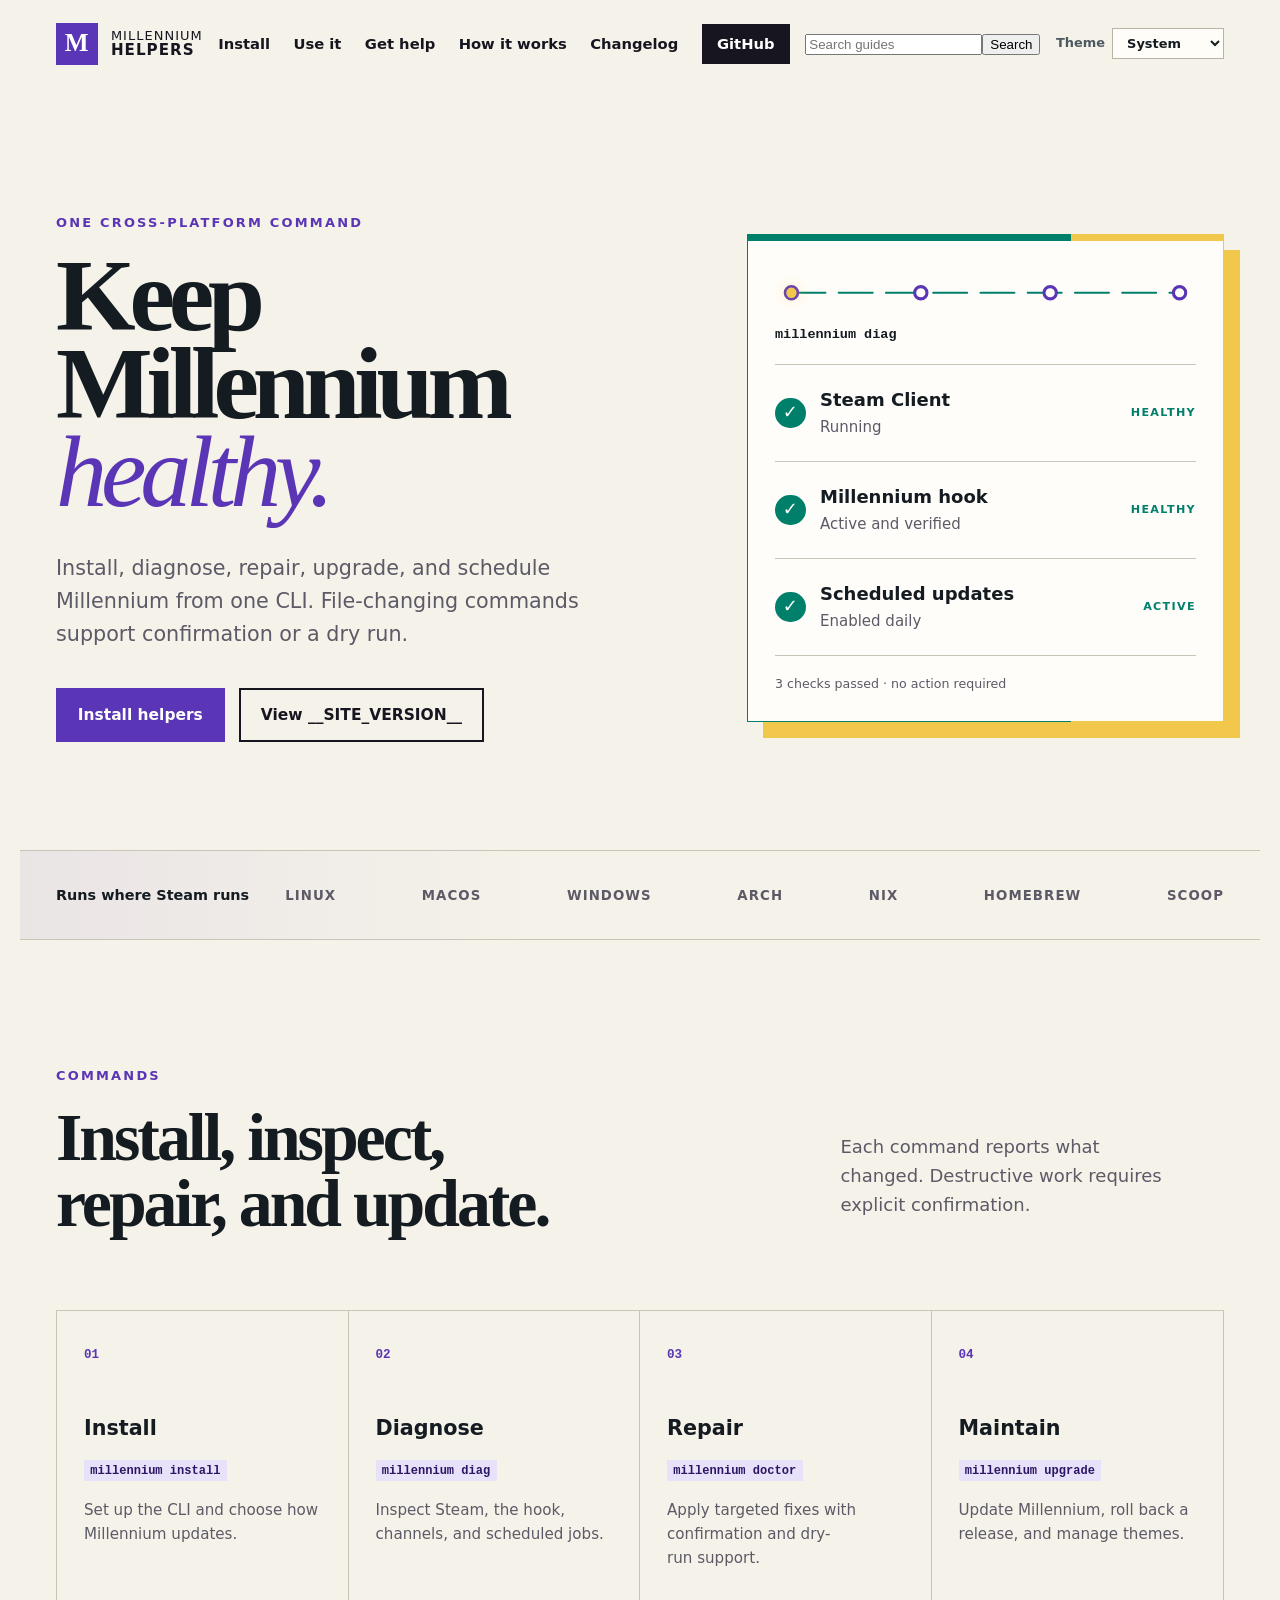
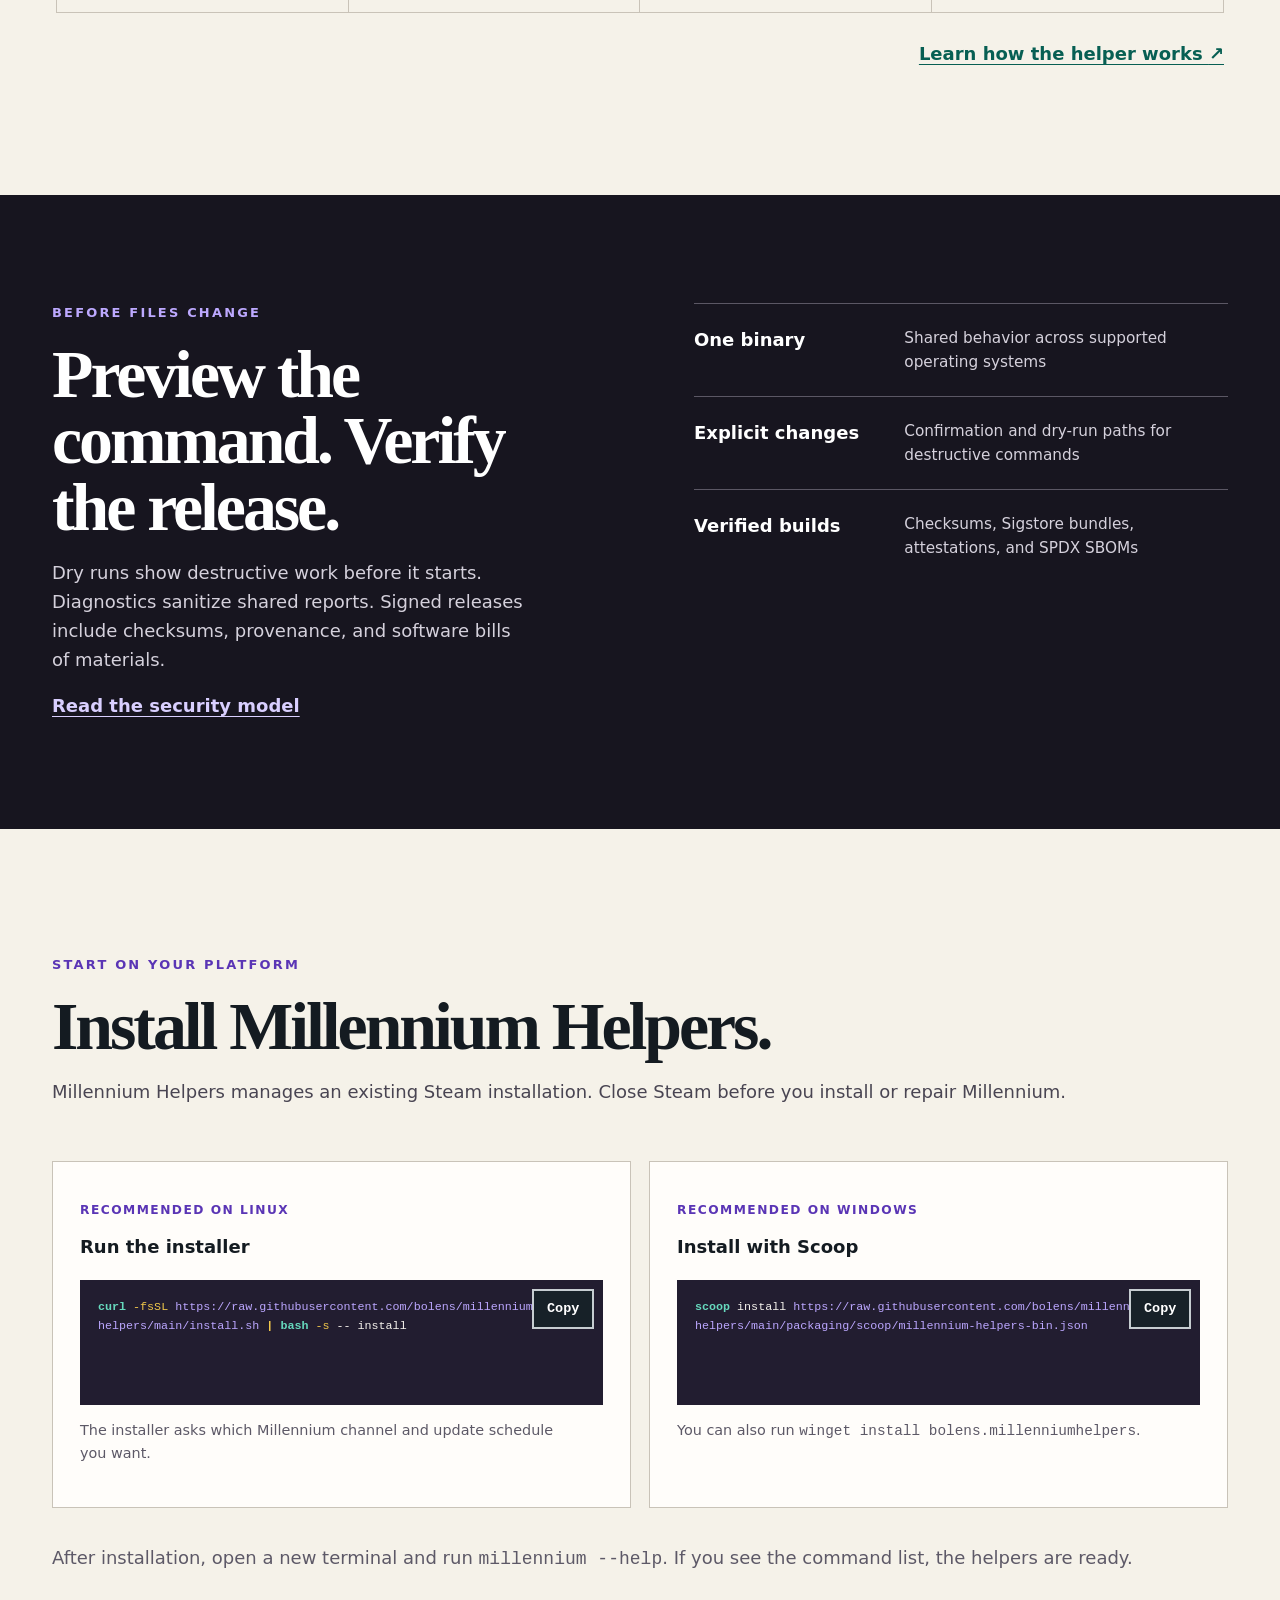
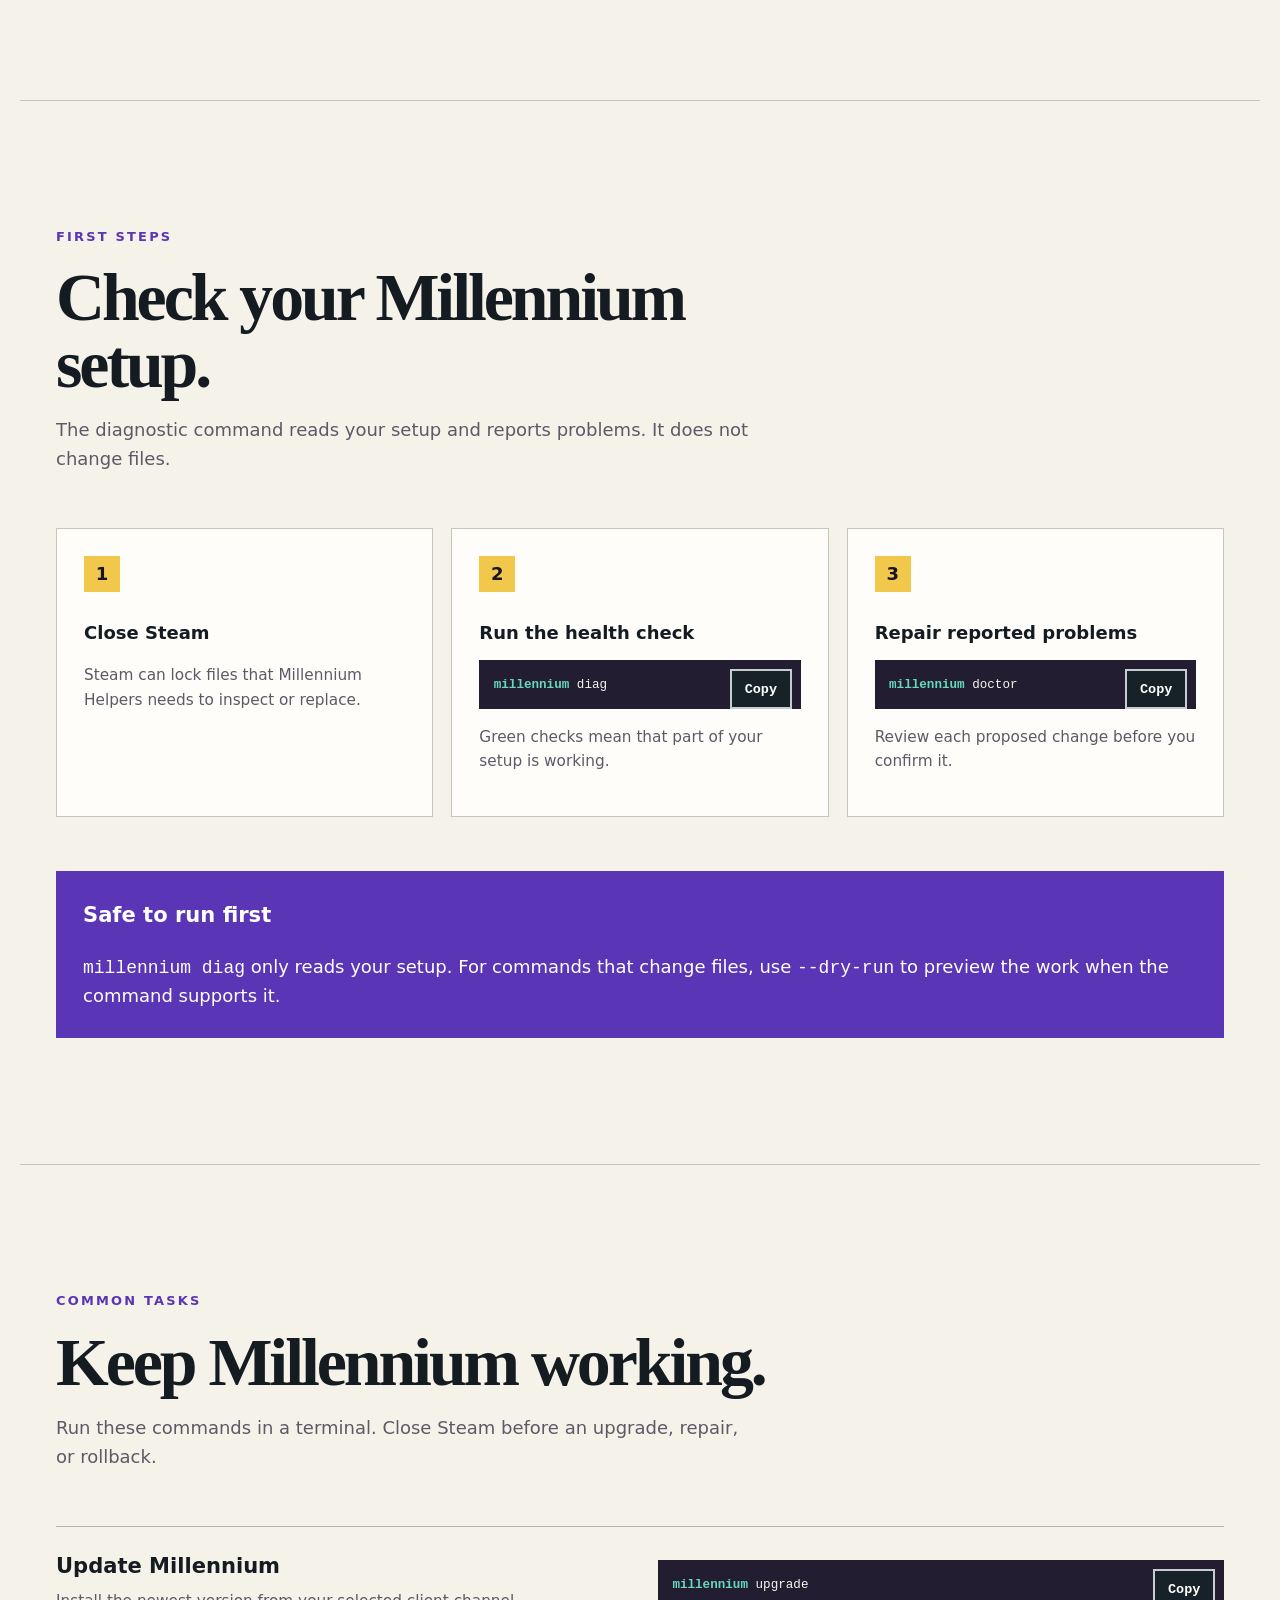
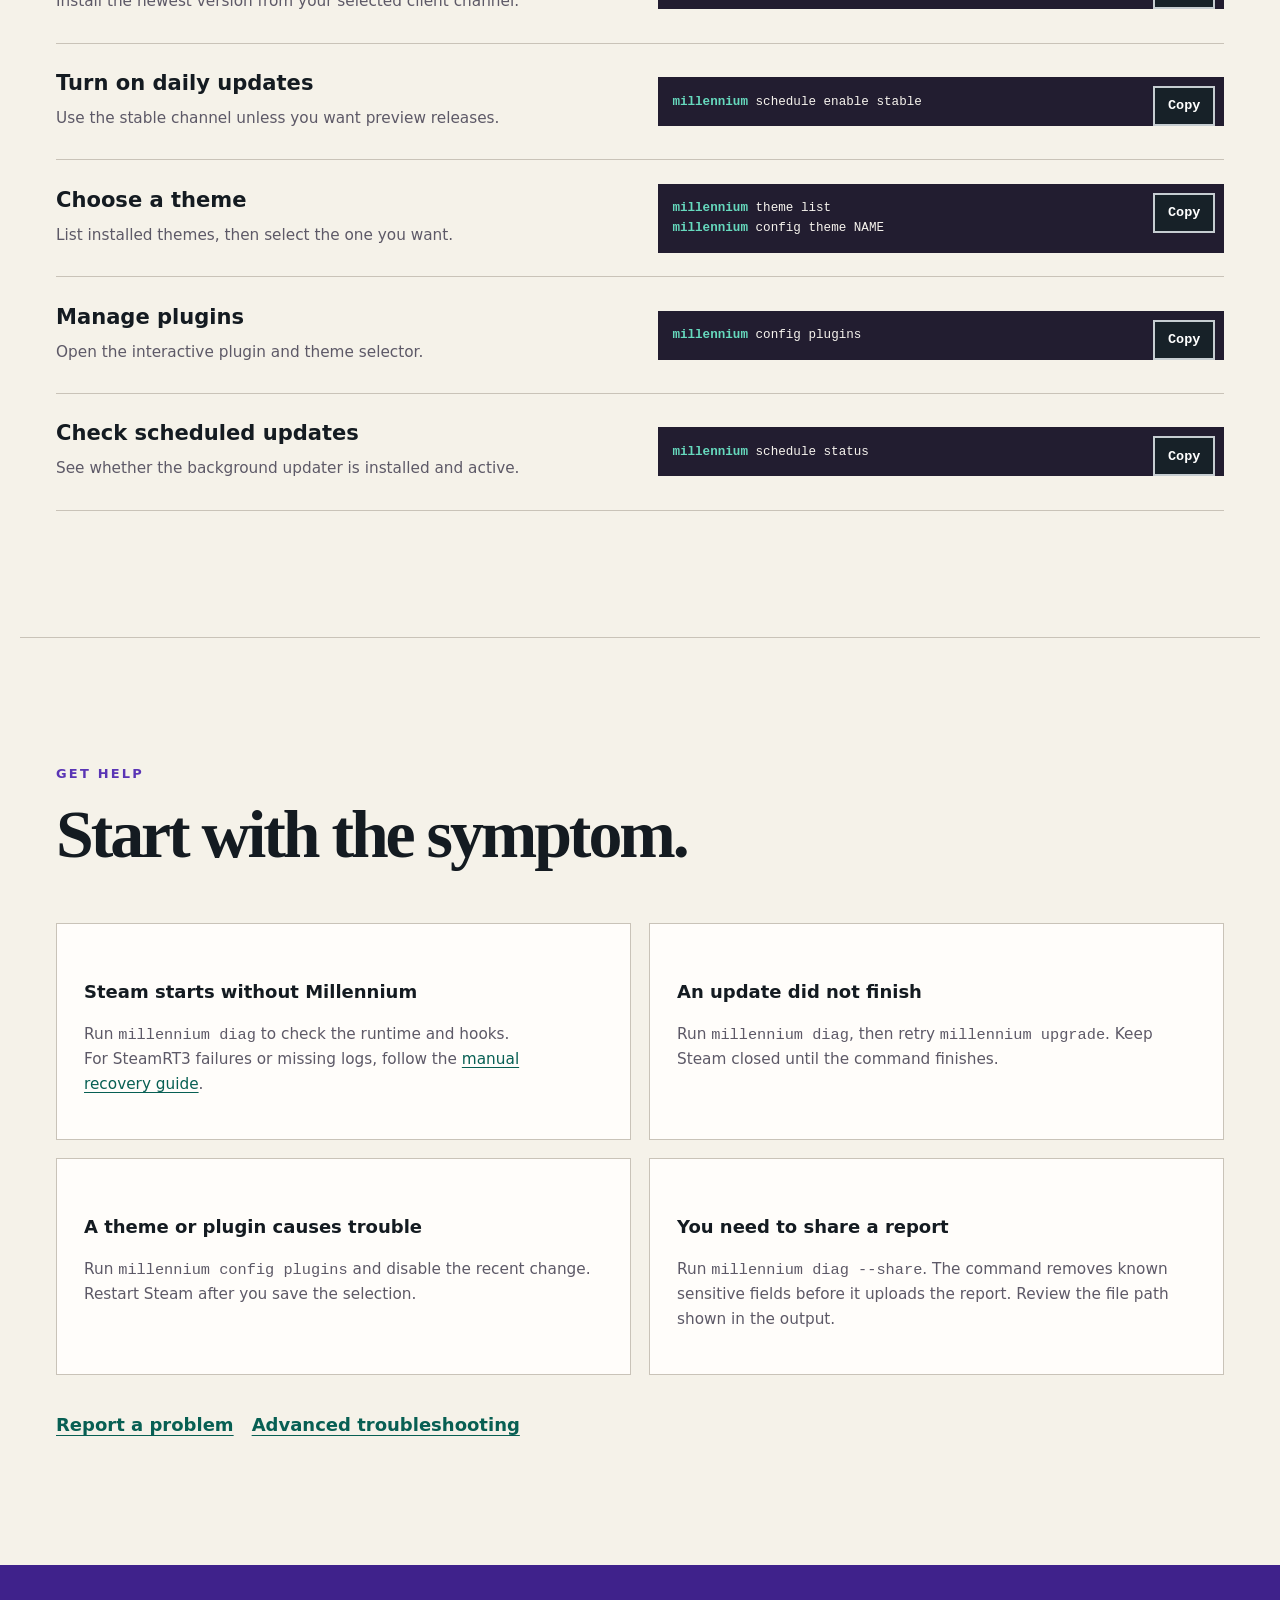
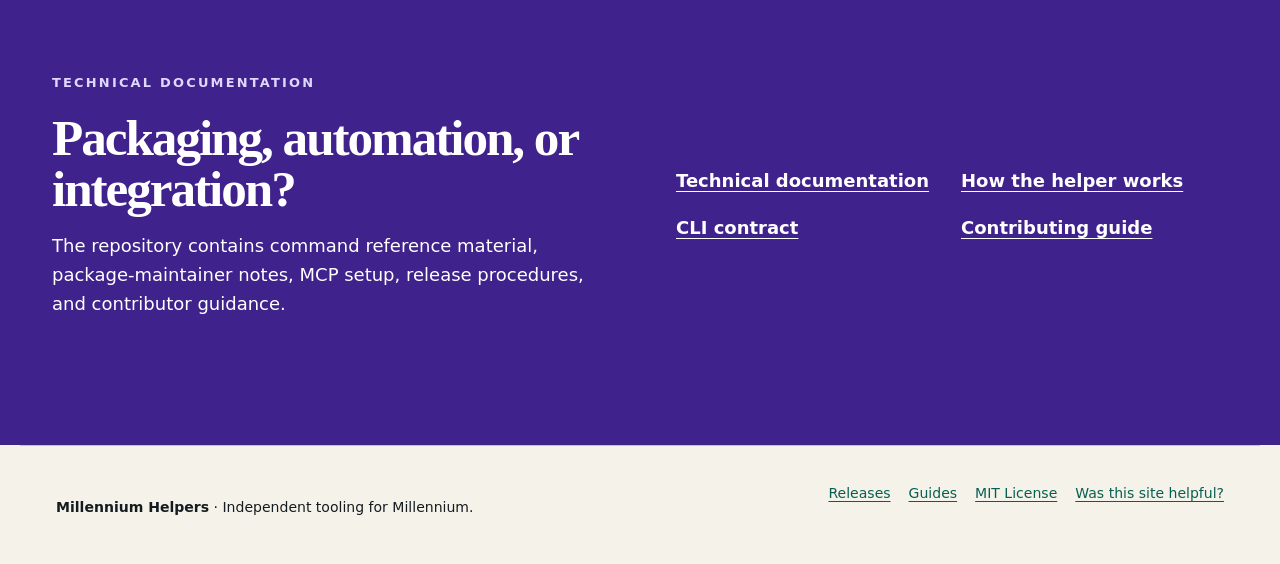
<file: site/index.html>
<!doctype html>
<html lang="en" data-color-mode-storage="millennium-site-color-mode">
<head>
  <meta charset="utf-8">
  <meta name="viewport" content="width=device-width, initial-scale=1">
  <meta name="description" content="Millennium Helpers installs, repairs, updates, and diagnoses Millennium on Linux, macOS, and Windows.">
  <link rel="canonical" href="https://bolens.github.io/millennium-helpers/">
  <meta property="og:type" content="website">
  <meta property="og:url" content="https://bolens.github.io/millennium-helpers/">
  <meta property="og:site_name" content="Millennium Helpers">
  <meta property="og:title" content="Millennium Helpers: keep Millennium healthy">
  <meta property="og:description" content="Install, diagnose, repair, and update Millennium with plain-language guidance.">
  <meta property="og:image" content="https://bolens.github.io/millennium-helpers/assets/social-card.png">
  <meta property="og:image:width" content="1200">
  <meta property="og:image:height" content="630">
  <meta property="og:image:alt" content="Millennium Helpers diagnostic showing a healthy Steam setup">
  <meta name="twitter:card" content="summary_large_image">
  <meta name="twitter:title" content="Millennium Helpers: keep Millennium healthy">
  <meta name="twitter:description" content="Install, diagnose, repair, and update Millennium with plain-language guidance.">
  <meta name="twitter:image" content="https://bolens.github.io/millennium-helpers/assets/social-card.png">
  <meta name="twitter:image:alt" content="Millennium Helpers diagnostic showing a healthy Steam setup">
  <meta name="theme-color" content="#17151f">
  <title>Millennium Helpers: keep Millennium healthy</title>
  <link rel="stylesheet" href="styles.css">
  <link rel="stylesheet" href="assets/syntax-highlight.css">
  <link rel="stylesheet" href="guide.css">
  <link rel="stylesheet" href="accessibility.css">
  <script src="assets/theme.js"></script>
<link rel="stylesheet" href="assets/site.css">
<link rel="stylesheet" href="assets/theme-modes.css">
<link rel="stylesheet" href="assets/motion.css">
  <style>@media(max-width:480px){.site-header{flex-wrap:wrap;gap:1rem}.header-search{order:3;width:100%;min-width:0}.header-search input{flex:1;min-width:0;width:auto}}@media(orientation:landscape) and (max-height:560px){.hero{min-height:auto;padding-block:1.25rem;gap:1.5rem}.hero h1{font-size:clamp(2.75rem,7vw,3.5rem)}.intro{margin-block:.65rem;line-height:1.45}.status-card{align-self:start;padding:1rem}.status-card>div{padding:.65rem 0}}</style>
  <link rel="icon" href="assets/favicon.png" type="image/png">
  <link rel="apple-touch-icon" href="assets/apple-touch-icon.png">
  <link rel="manifest" href="site.webmanifest">
  <script src="assets/site.js" defer></script>
  <script src="assets/syntax-highlight.js" defer></script>
</head>
<body data-root="">
  <a class="skip-link" href="#main">Skip to content</a>
  <header class="site-header">
    <a class="brand" href="./"><span class="brand-mark" aria-hidden="true">M</span><span>Millennium<br><b>Helpers</b></span></a>
    <nav aria-label="Primary navigation"><a href="install/">Install</a><a href="guide/">Use it</a><a href="help/">Get help</a><a href="architecture/">How it works</a><a href="changelog/">Changelog</a><a class="github" href="https://github.com/bolens/millennium-helpers">GitHub</a></nav>
    <form class="header-search" action="search/" role="search"><label class="sr-only" for="home-search">Search the guides</label><input id="home-search" name="q" type="search" placeholder="Search guides"><button type="submit">Search</button></form>
  </header>

  <main id="main">
    <section class="hero" id="top" aria-labelledby="hero-title">
      <div class="hero-copy">
        <p class="kicker">One cross-platform command</p>
        <h1 id="hero-title">Keep Millennium <em>healthy.</em></h1>
        <p class="intro">Install, diagnose, repair, upgrade, and schedule Millennium from one CLI. File-changing commands support confirmation or a dry run.</p>
        <div class="actions"><a class="button primary" href="install/">Install helpers</a><a class="button ghost" href="https://github.com/bolens/millennium-helpers/releases/latest">View __SITE_VERSION__</a></div>
      </div>
      <div class="status-card" aria-label="Example Millennium diagnostic results">
        <svg class="health-signal" viewBox="0 0 410 44" aria-hidden="true">
          <path class="health-track" d="M16 22H394" pathLength="1"/>
          <circle cx="16" cy="22" r="6"/><circle cx="142" cy="22" r="6"/><circle cx="268" cy="22" r="6"/><circle cx="394" cy="22" r="6"/>
          <circle class="health-pulse" cx="16" cy="22" r="5"/>
        </svg>
        <p class="card-label">millennium diag</p>
        <div><span class="check" aria-hidden="true">✓</span><p><b>Steam Client</b><small>Running</small></p><strong>healthy</strong></div>
        <div><span class="check" aria-hidden="true">✓</span><p><b>Millennium hook</b><small>Active and verified</small></p><strong>healthy</strong></div>
        <div><span class="check" aria-hidden="true">✓</span><p><b>Scheduled updates</b><small>Enabled daily</small></p><strong>active</strong></div>
        <p class="card-foot">3 checks passed <span>·</span> no action required</p>
      </div>
    </section>

    <section class="platforms" aria-label="Supported platforms and package managers"><p>Runs where Steam runs</p><ul><li>Linux</li><li>macOS</li><li>Windows</li><li>Arch</li><li>Nix</li><li>Homebrew</li><li>Scoop</li></ul></section>

    <section class="section" id="capabilities" aria-labelledby="capabilities-title">
      <header class="section-head"><div><p class="kicker">Commands</p><h2 id="capabilities-title">Install, inspect, repair, and update.</h2></div><p>Each command reports what changed. Destructive work requires explicit confirmation.</p></header>
      <div class="command-grid">
        <article><span>01</span><h3>Install</h3><code>millennium install</code><p>Set up the CLI and choose how Millennium updates.</p></article>
        <article><span>02</span><h3>Diagnose</h3><code>millennium diag</code><p>Inspect Steam, the hook, channels, and scheduled jobs.</p></article>
        <article><span>03</span><h3>Repair</h3><code>millennium doctor</code><p>Apply targeted fixes with confirmation and dry-run support.</p></article>
        <article><span>04</span><h3>Maintain</h3><code>millennium upgrade</code><p>Update Millennium, roll back a release, and manage themes.</p></article>
      </div>
      <a class="architecture" href="architecture/">Learn how the helper works <span aria-hidden="true">↗</span></a>
    </section>

    <section class="safety" aria-labelledby="safety-title">
      <div class="safety-copy"><p class="kicker">Before files change</p><h2 id="safety-title">Preview the command. Verify the release.</h2><p>Dry runs show destructive work before it starts. Diagnostics sanitize shared reports. Signed releases include checksums, provenance, and software bills of materials.</p><a href="https://github.com/bolens/millennium-helpers/blob/main/SECURITY.md">Read the security model</a></div>
      <dl><div><dt>One binary</dt><dd>Shared behavior across supported operating systems</dd></div><div><dt>Explicit changes</dt><dd>Confirmation and dry-run paths for destructive commands</dd></div><div><dt>Verified builds</dt><dd>Checksums, Sigstore bundles, attestations, and SPDX SBOMs</dd></div></dl>
    </section>

    <section class="install" id="install" aria-labelledby="install-title">
      <div><p class="kicker">Start on your platform</p><h2 id="install-title">Install Millennium Helpers.</h2><p>Millennium Helpers manages an existing Steam installation. Close Steam before you install or repair Millennium.</p></div>
      <div class="install-options">
        <article><p class="choice-label">Recommended on Linux</p><h3>Run the installer</h3><pre tabindex="0" aria-label="Linux install command"><code>curl -fsSL https://raw.githubusercontent.com/bolens/millennium-helpers/main/install.sh | bash -s -- install</code></pre><p>The installer asks which Millennium channel and update schedule you want.</p></article>
        <article><p class="choice-label">Recommended on Windows</p><h3>Install with Scoop</h3><pre tabindex="0" aria-label="Windows Scoop install command"><code>scoop install https://raw.githubusercontent.com/bolens/millennium-helpers/main/packaging/scoop/millennium-helpers-bin.json</code></pre><p>You can also run <code>winget install bolens.millenniumhelpers</code>.</p></article>
      </div>
      <p class="install-note">After installation, open a new terminal and run <code>millennium --help</code>. If you see the command list, the helpers are ready.</p>
    </section>

    <section class="guide-section" id="first-run" aria-labelledby="first-run-title">
      <header class="guide-heading"><p class="kicker">First steps</p><h2 id="first-run-title">Check your Millennium setup.</h2><p>The diagnostic command reads your setup and reports problems. It does not change files.</p></header>
      <div class="steps">
        <article><span>1</span><h3>Close Steam</h3><p>Steam can lock files that Millennium Helpers needs to inspect or replace.</p></article>
        <article><span>2</span><h3>Run the health check</h3><pre tabindex="0"><code>millennium diag</code></pre><p>Green checks mean that part of your setup is working.</p></article>
        <article><span>3</span><h3>Repair reported problems</h3><pre tabindex="0"><code>millennium doctor</code></pre><p>Review each proposed change before you confirm it.</p></article>
      </div>
      <aside class="plain-note"><h3>Safe to run first</h3><p><code>millennium diag</code> only reads your setup. For commands that change files, use <code>--dry-run</code> to preview the work when the command supports it.</p></aside>
    </section>

    <section class="guide-section tasks" id="tasks" aria-labelledby="tasks-title">
      <header class="guide-heading"><p class="kicker">Common tasks</p><h2 id="tasks-title">Keep Millennium working.</h2><p>Run these commands in a terminal. Close Steam before an upgrade, repair, or rollback.</p></header>
      <div class="task-list">
        <article><div><h3>Update Millennium</h3><p>Install the newest version from your selected client channel.</p></div><pre tabindex="0"><code>millennium upgrade</code></pre></article>
        <article><div><h3>Turn on daily updates</h3><p>Use the stable channel unless you want preview releases.</p></div><pre tabindex="0"><code>millennium schedule enable stable</code></pre></article>
        <article><div><h3>Choose a theme</h3><p>List installed themes, then select the one you want.</p></div><pre tabindex="0"><code>millennium theme list
millennium config theme NAME</code></pre></article>
        <article><div><h3>Manage plugins</h3><p>Open the interactive plugin and theme selector.</p></div><pre tabindex="0"><code>millennium config plugins</code></pre></article>
        <article><div><h3>Check scheduled updates</h3><p>See whether the background updater is installed and active.</p></div><pre tabindex="0"><code>millennium schedule status</code></pre></article>
      </div>
    </section>

    <section class="guide-section help" id="help" aria-labelledby="help-title">
      <header class="guide-heading"><p class="kicker">Get help</p><h2 id="help-title">Start with the symptom.</h2></header>
      <div class="help-grid">
        <article><h3>Steam starts without Millennium</h3><p>Run <code>millennium diag</code> to check the runtime and hooks. For SteamRT3 failures or missing logs, follow the <a href="https://github.com/bolens/millennium-helpers/blob/main/docs/security_troubleshooting.md#recovery-without-millennium-helpers">manual recovery guide</a>.</p></article>
        <article><h3>An update did not finish</h3><p>Run <code>millennium diag</code>, then retry <code>millennium upgrade</code>. Keep Steam closed until the command finishes.</p></article>
        <article><h3>A theme or plugin causes trouble</h3><p>Run <code>millennium config plugins</code> and disable the recent change. Restart Steam after you save the selection.</p></article>
        <article><h3>You need to share a report</h3><p>Run <code>millennium diag --share</code>. The command removes known sensitive fields before it uploads the report. Review the file path shown in the output.</p></article>
      </div>
      <div class="support-links"><a href="https://github.com/bolens/millennium-helpers/issues/new/choose">Report a problem</a><a href="https://github.com/bolens/millennium-helpers/blob/main/docs/security_troubleshooting.md">Advanced troubleshooting</a></div>
    </section>

    <section class="technical" aria-labelledby="technical-title">
      <div><p class="kicker">Technical documentation</p><h2 id="technical-title">Packaging, automation, or integration?</h2><p>The repository contains command reference material, package-maintainer notes, MCP setup, release procedures, and contributor guidance.</p></div>
      <ul><li><a href="https://github.com/bolens/millennium-helpers/tree/main/docs">Technical documentation</a></li><li><a href="architecture/">How the helper works</a></li><li><a href="https://github.com/bolens/millennium-helpers/blob/main/spec/cli-contract.yaml">CLI contract</a></li><li><a href="https://github.com/bolens/millennium-helpers/blob/main/CONTRIBUTING.md">Contributing guide</a></li></ul>
    </section>
  </main>

  <footer><p><strong>Millennium Helpers</strong> · Independent tooling for Millennium.</p><nav aria-label="Footer navigation"><a href="https://github.com/bolens/millennium-helpers/releases">Releases</a><a href="https://github.com/bolens/millennium-helpers/tree/main/docs">Guides</a><a href="https://github.com/bolens/millennium-helpers/blob/main/LICENSE">MIT License</a><a href="https://github.com/bolens/millennium-helpers/issues/new?title=Pages%20feedback%3A%20&amp;body=Page%3A%20%0A%0AWhat%20would%20make%20this%20page%20more%20helpful%3F%0A">Was this site helpful?</a></nav></footer>
</body>
</html>
</file>
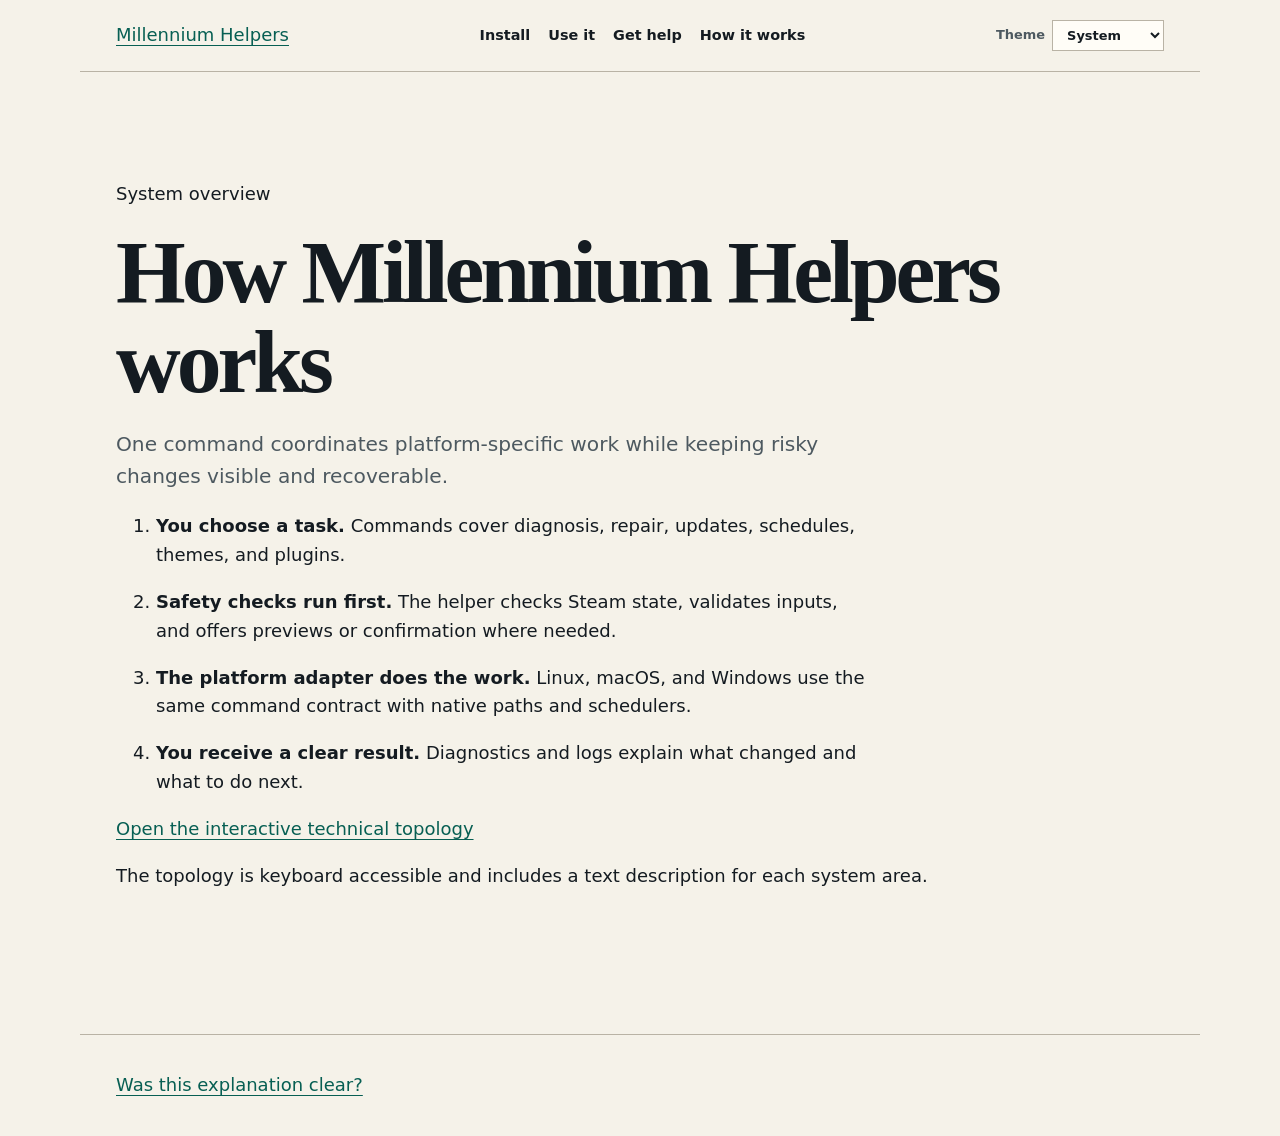
<file: site/architecture/index.html>
<!doctype html><html lang="en" data-color-mode-storage="millennium-site-color-mode"><head><meta charset="utf-8"><meta name="viewport" content="width=device-width,initial-scale=1"><meta name="description" content="A plain-language introduction to how Millennium Helpers works."><meta property="og:title" content="How Millennium Helpers works"><meta property="og:description" content="Understand the command, safety, platform, and release layers before opening the technical map."><meta property="og:image" content="https://bolens.github.io/millennium-helpers/assets/og.png"><title>How it works | Millennium Helpers</title><link rel="icon" href="../assets/favicon.png"><script src="../assets/theme.js"></script>
<link rel="stylesheet" href="../assets/site.css">
<link rel="stylesheet" href="../assets/theme-modes.css"><link rel="stylesheet" href="../assets/millennium.css"><script src="../assets/site.js" defer></script></head><body data-root="../"><a class="skip-link" href="#main">Skip to content</a><header class="docs-header"><a href="../">Millennium Helpers</a><nav aria-label="Primary"><a href="../install/">Install</a><a href="../guide/">Use it</a><a href="../help/">Get help</a><a aria-current="page" href="./">How it works</a></nav></header><main id="main" class="docs-main"><p class="eyebrow">System overview</p><h1>How Millennium Helpers works</h1><p class="lede">One command coordinates platform-specific work while keeping risky changes visible and recoverable.</p><ol class="architecture-steps"><li><strong>You choose a task.</strong> Commands cover diagnosis, repair, updates, schedules, themes, and plugins.</li><li><strong>Safety checks run first.</strong> The helper checks Steam state, validates inputs, and offers previews or confirmation where needed.</li><li><strong>The platform adapter does the work.</strong> Linux, macOS, and Windows use the same command contract with native paths and schedulers.</li><li><strong>You receive a clear result.</strong> Diagnostics and logs explain what changed and what to do next.</li></ol><p><a class="button" href="../docs/architecture/millennium-helpers.html">Open the interactive technical topology</a></p><p>The topology is keyboard accessible and includes a text description for each system area.</p></main><footer><a href="https://github.com/bolens/millennium-helpers/issues/new?title=Pages%20feedback%3A%20Architecture&amp;body=What%20was%20unclear%3F%20">Was this explanation clear?</a></footer></body></html>
</file>
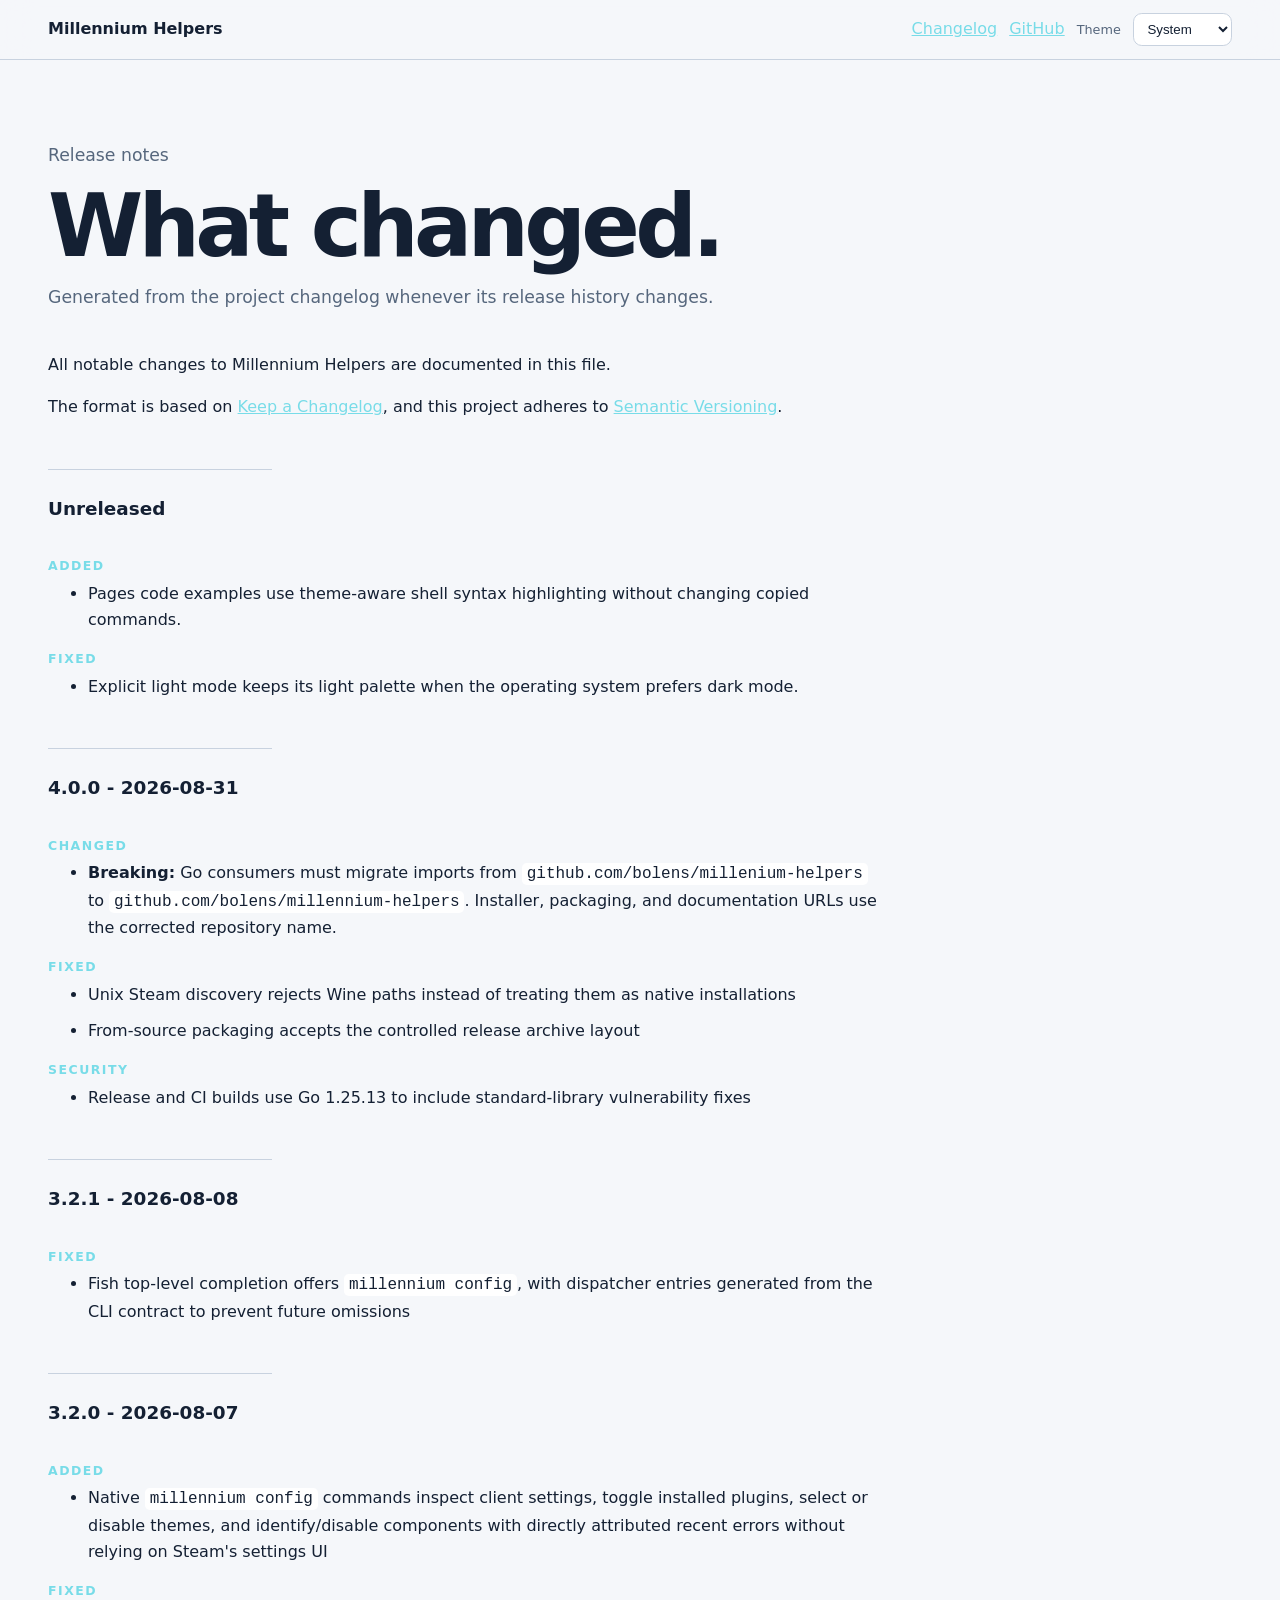
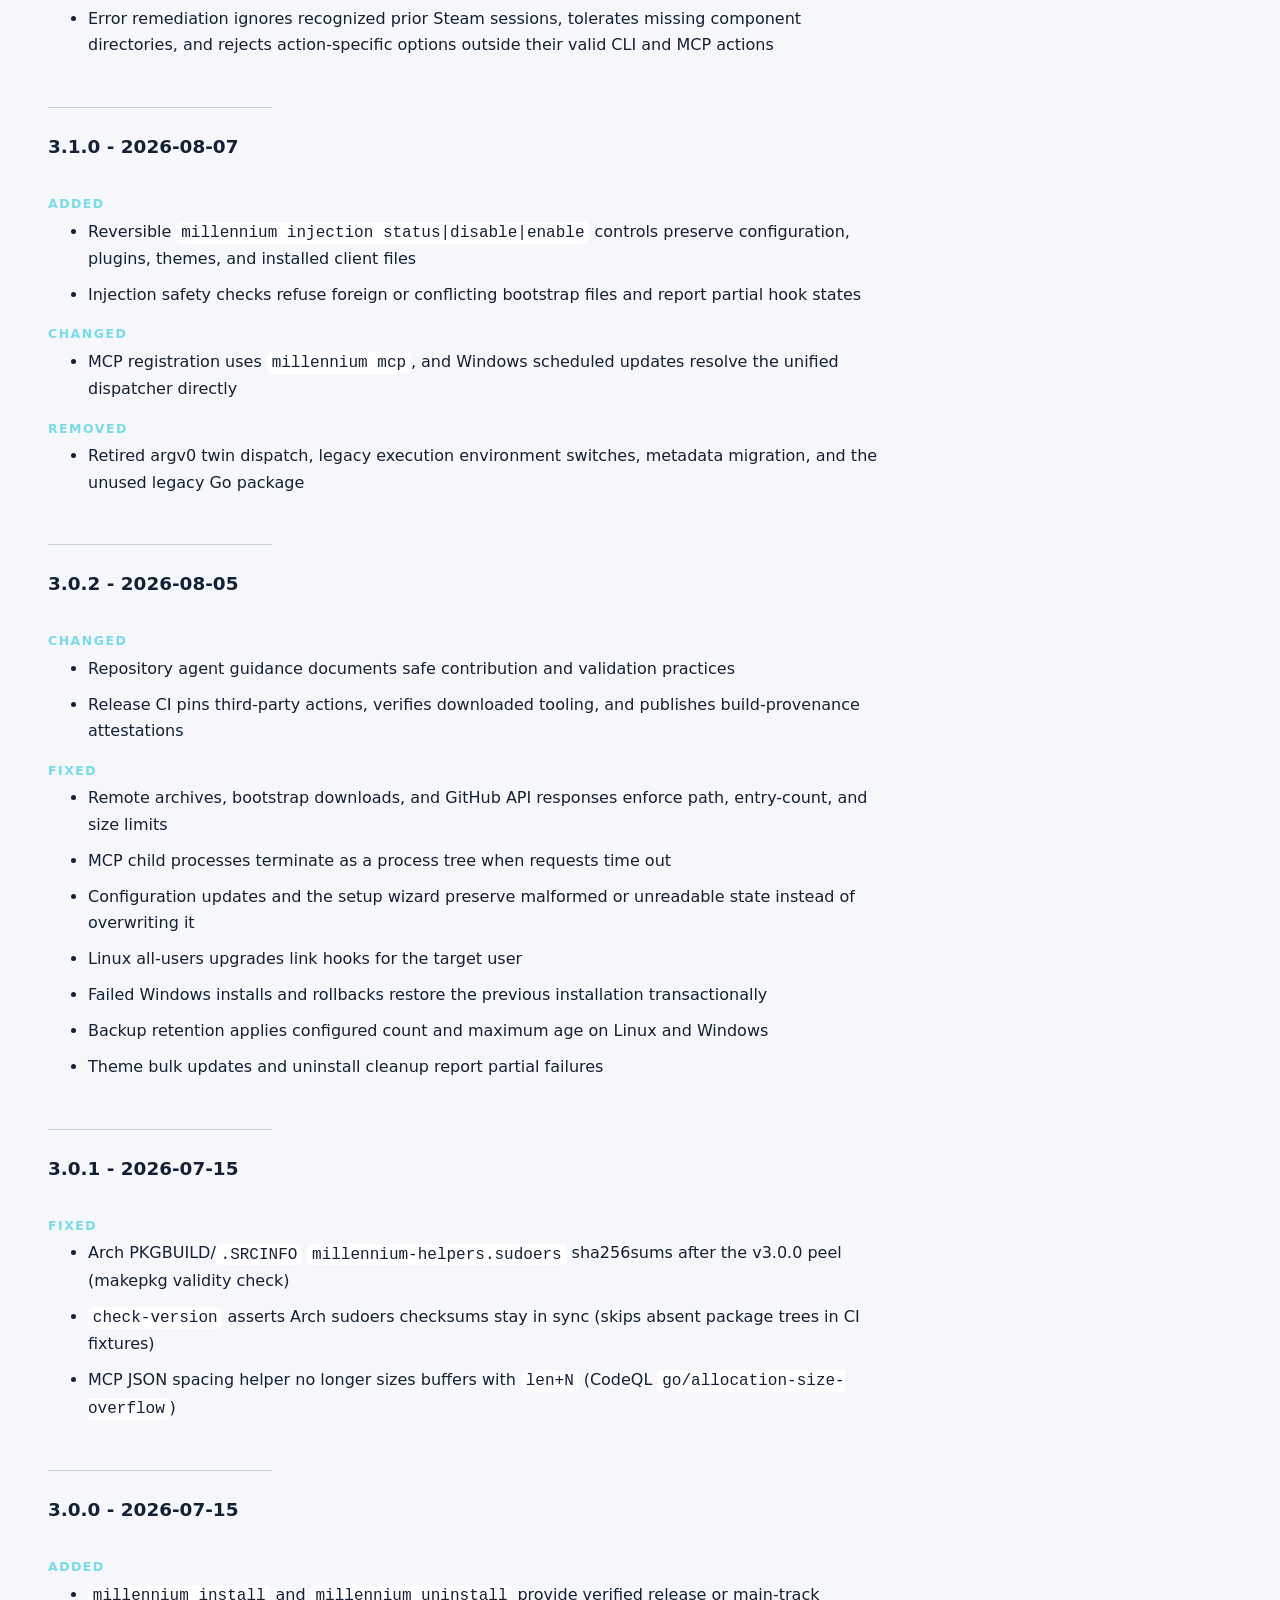
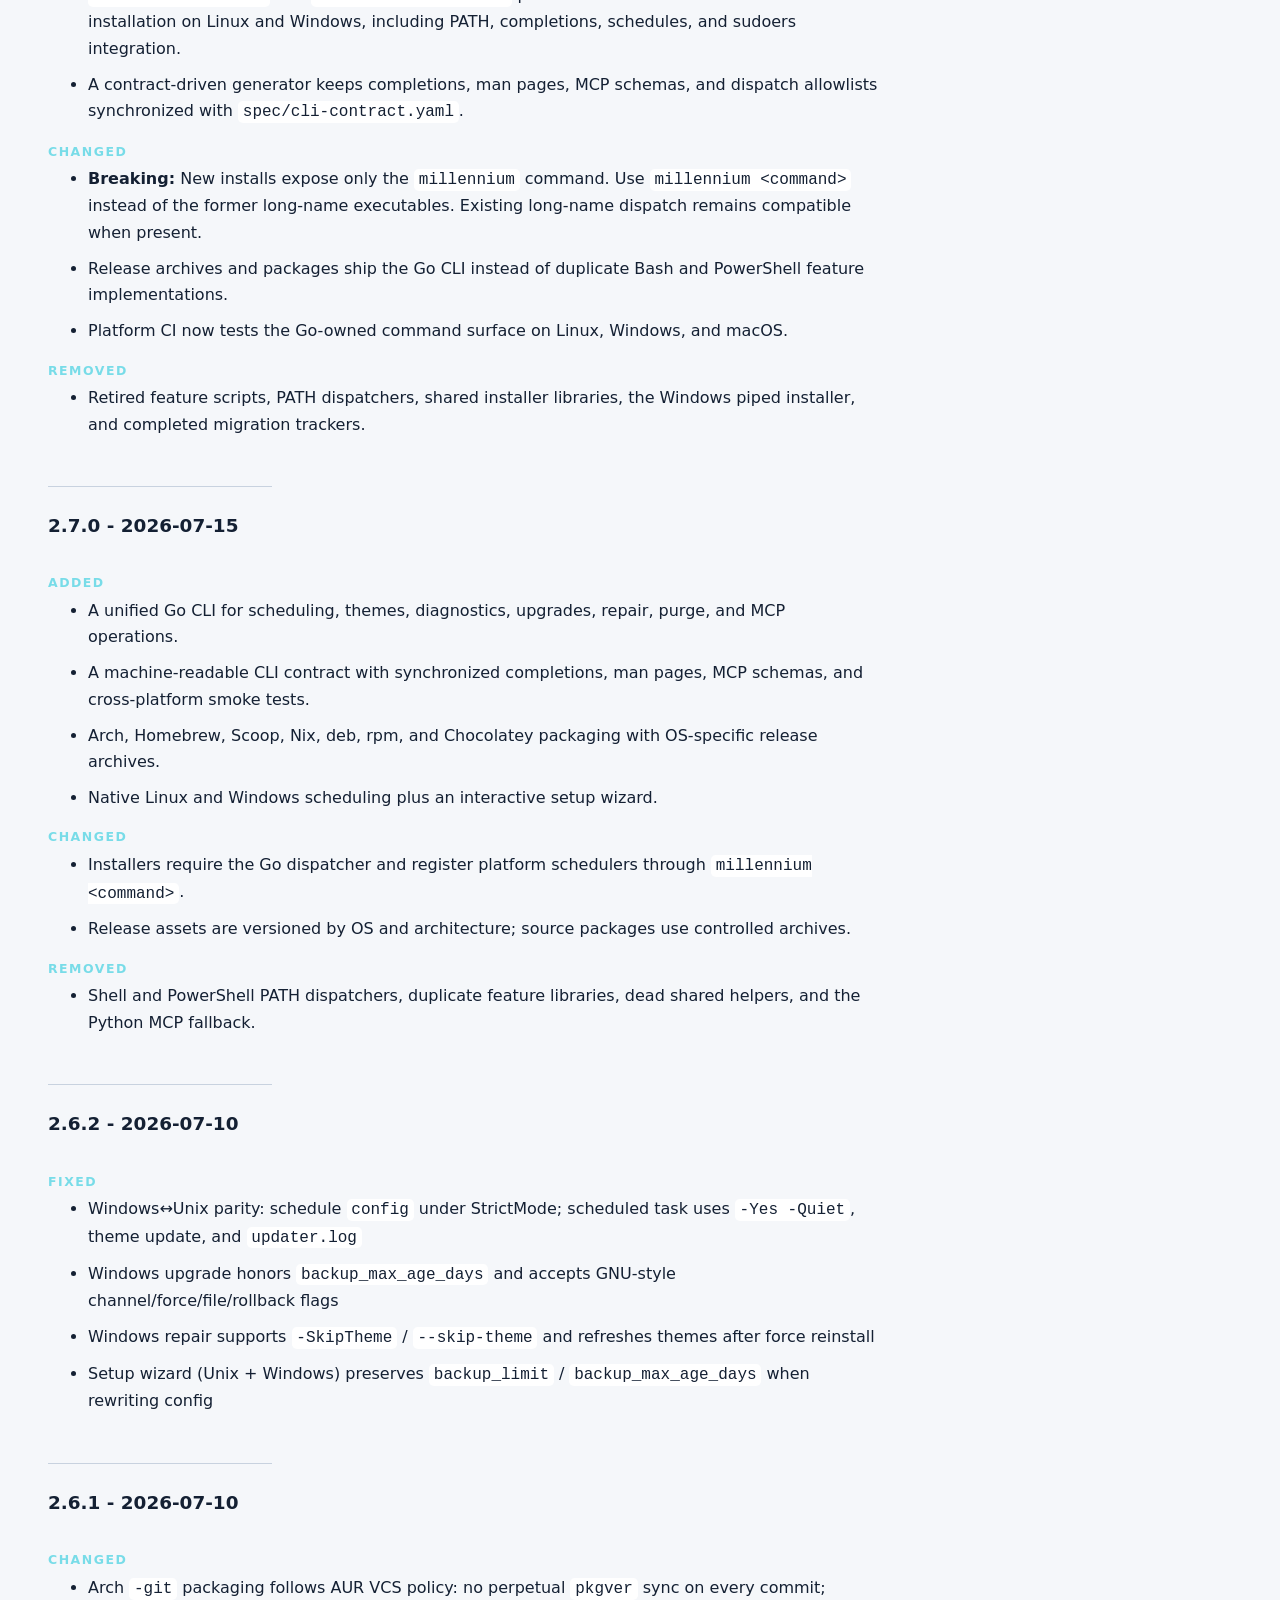
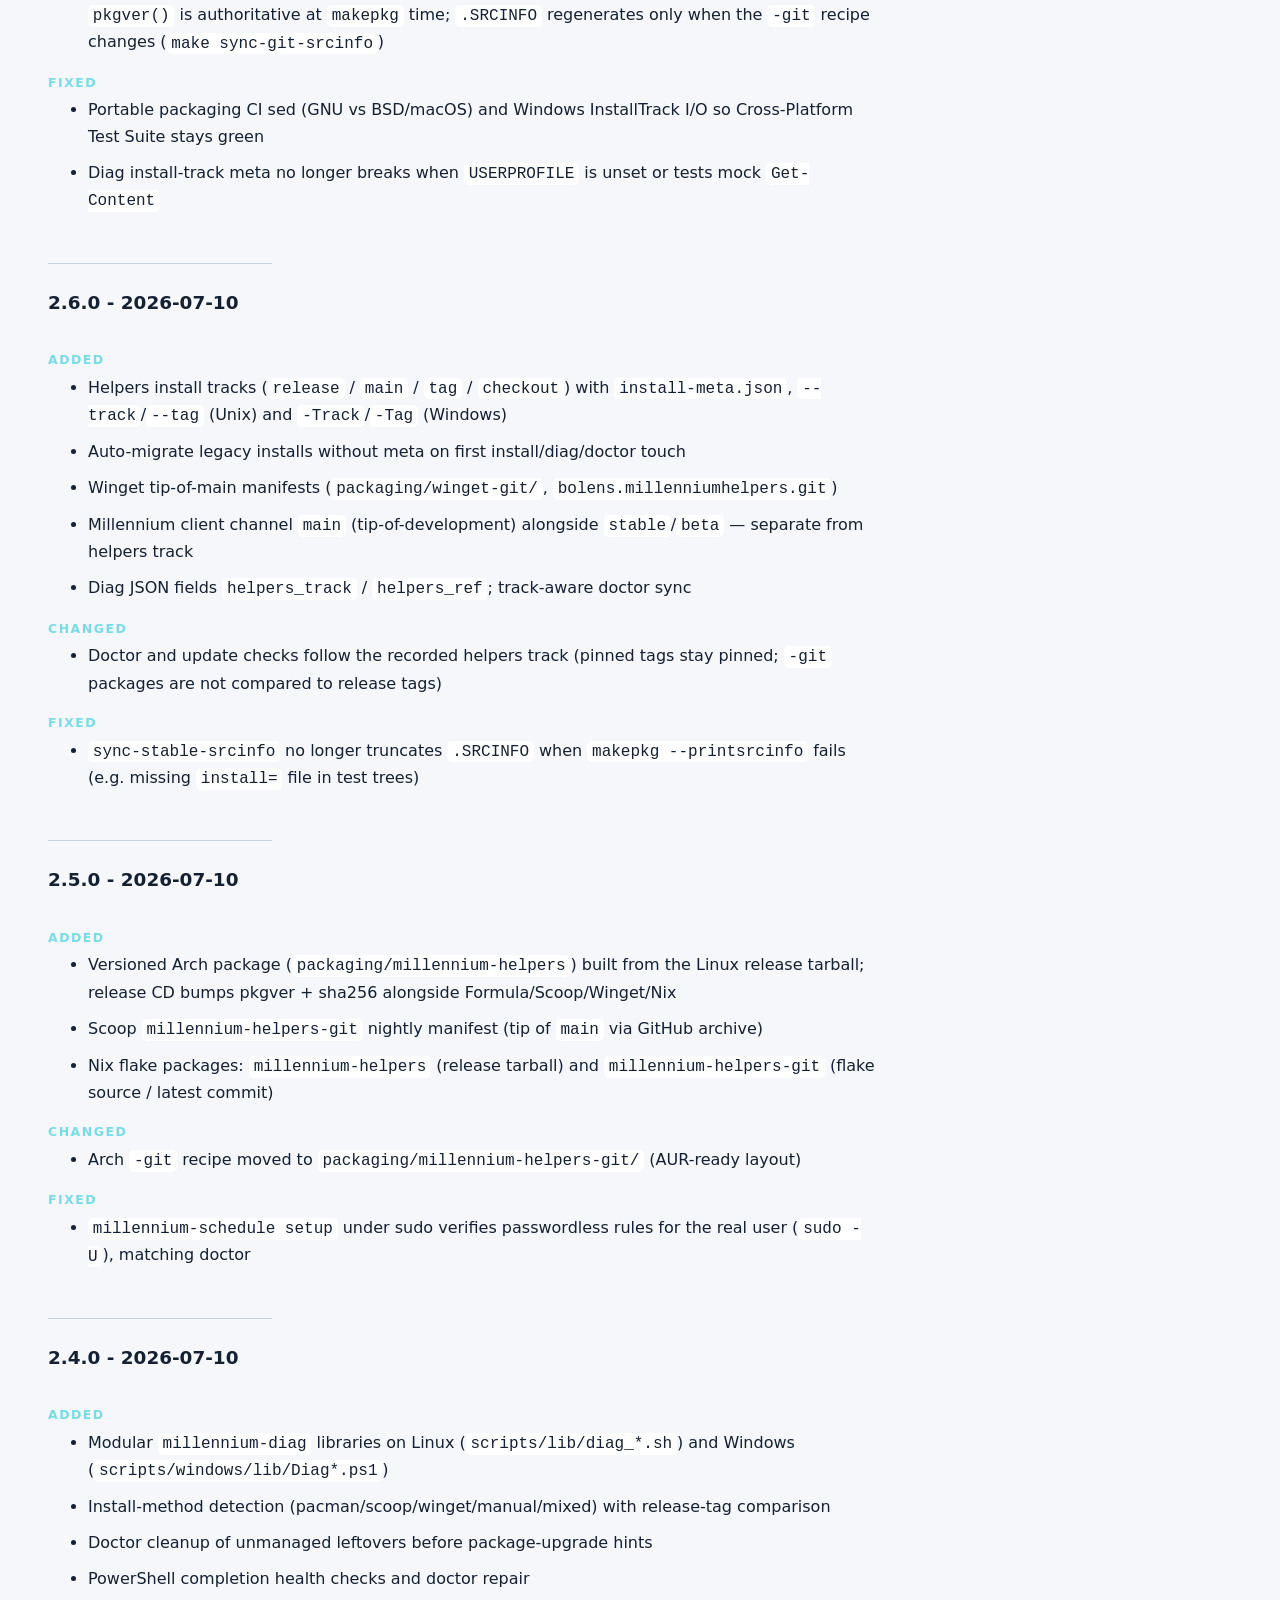
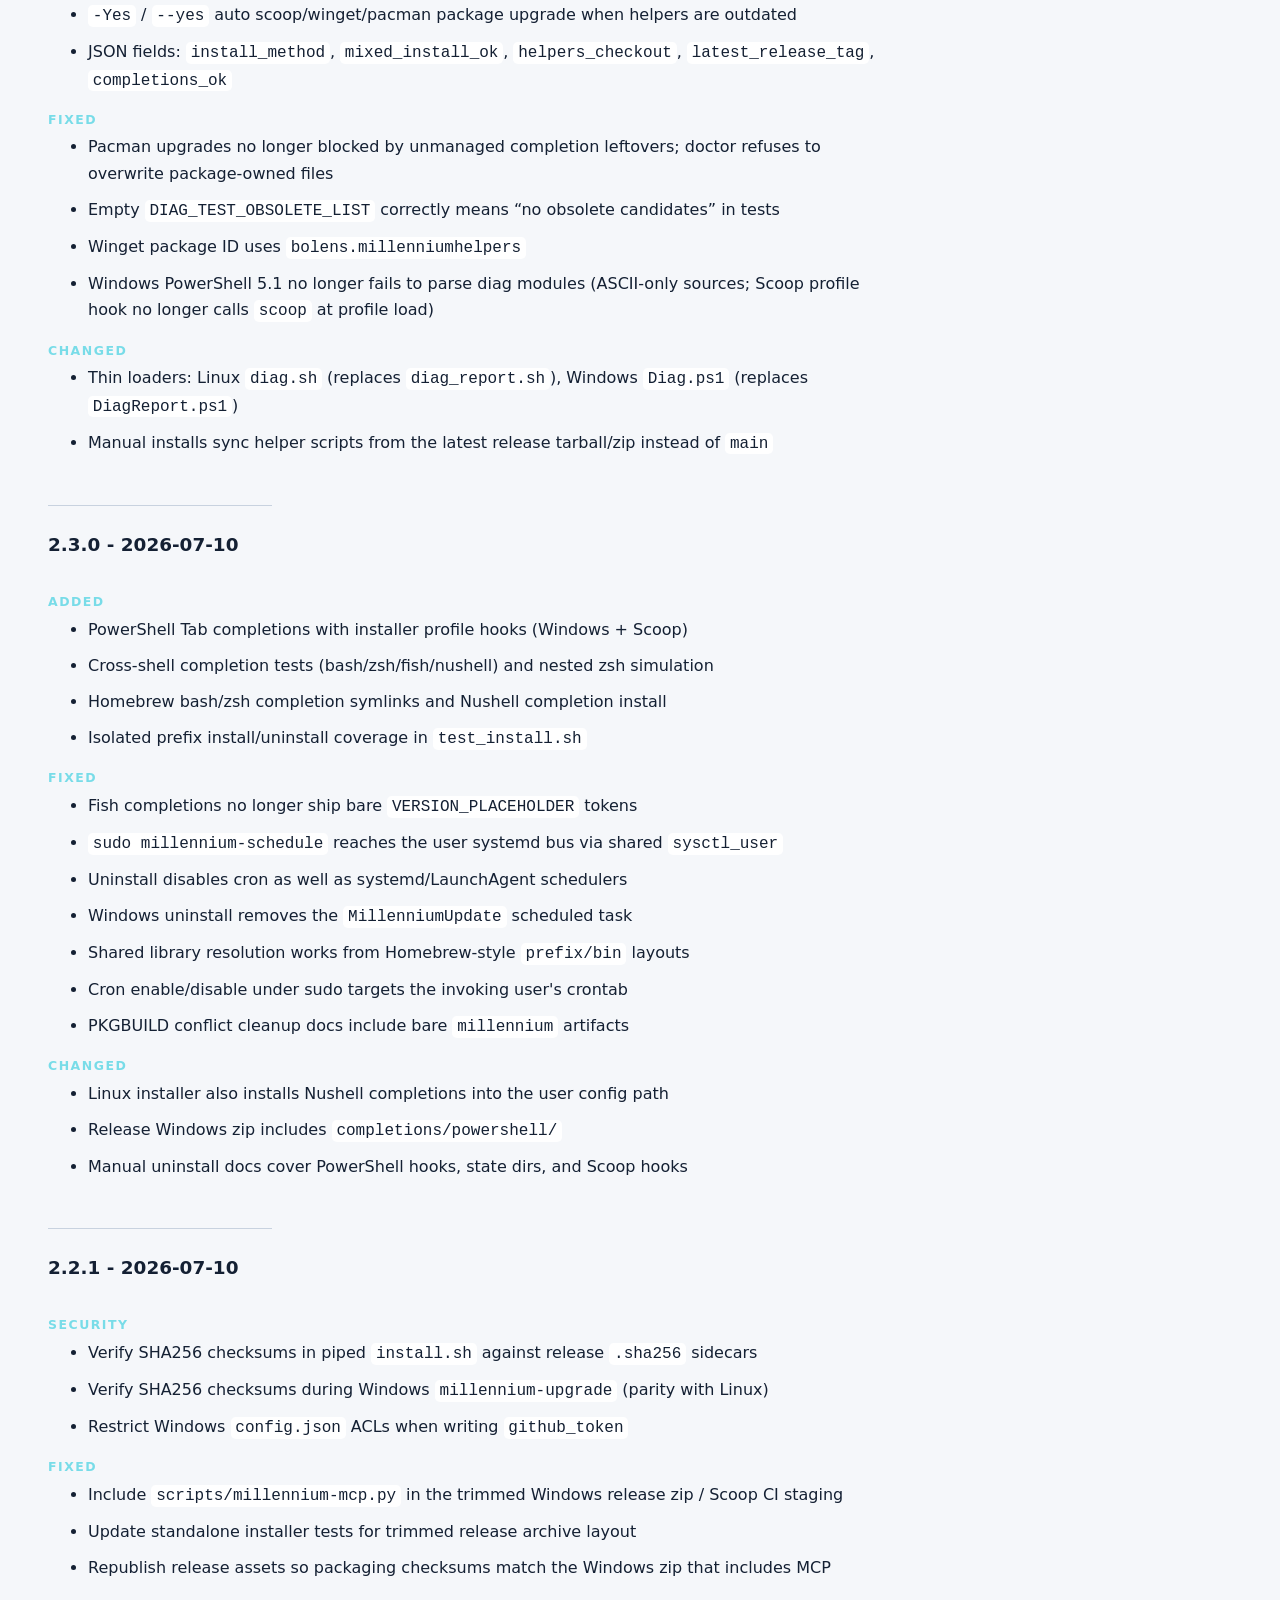
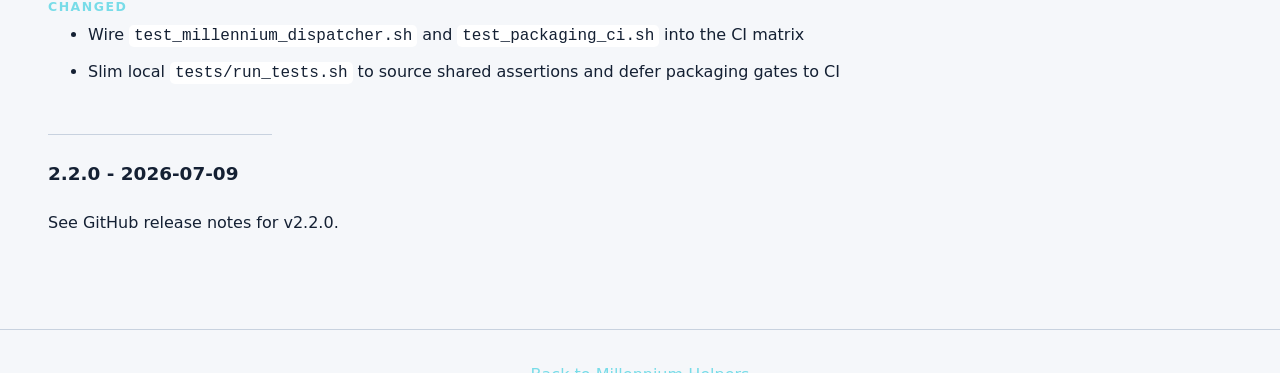
<file: site/changelog/index.html>
<!doctype html><html lang="en" data-changelog-mode="system" data-color-mode-storage="millennium-helpers-changelog-mode"><head><meta charset="utf-8"><meta name="viewport" content="width=device-width,initial-scale=1"><meta name="color-scheme" content="dark light"><meta name="theme-color" content="#09111d"><title>Changelog · Millennium Helpers</title><meta name="description" content="Release history for Millennium Helpers."><link rel="canonical" href="https://bolens.github.io/millennium-helpers/changelog/"><meta property="og:type" content="website"><meta property="og:title" content="Changelog · Millennium Helpers"><meta property="og:description" content="Release history for Millennium Helpers."><meta property="og:url" content="https://bolens.github.io/millennium-helpers/changelog/"><meta property="og:site_name" content="Millennium Helpers"><meta property="og:image" content="https://bolens.github.io/millennium-helpers/assets/social-card.png"><meta property="og:image:width" content="1200"><meta property="og:image:height" content="630"><meta property="og:image:alt" content="Millennium Helpers release history"><meta name="twitter:card" content="summary_large_image"><meta name="twitter:title" content="Changelog · Millennium Helpers"><meta name="twitter:description" content="Release history for Millennium Helpers."><meta name="twitter:image" content="https://bolens.github.io/millennium-helpers/assets/social-card.png"><meta name="twitter:image:alt" content="Millennium Helpers release history"><link rel="icon" href="../assets/favicon.png"><script src="../assets/site.js" defer></script><script>(()=>{const r=document.documentElement,k='millennium-helpers-changelog-mode',q=s=>typeof matchMedia==='function'?matchMedia(s):{matches:false},l=q('(prefers-color-scheme: light)'),d=q('(prefers-color-scheme: dark)');let m;try{m=localStorage.getItem(k)}catch{}if(!['system','time','light','dark'].includes(m))m='system';const x=()=>m==='time'?(new Date().getHours()>=7&&new Date().getHours()<19?'light':'dark'):m==='light'||m==='dark'?m:l.matches?'light':d.matches?'dark':'dark';const apply=()=>{r.dataset.changelogMode=m;r.dataset.changelogScheme=x()};apply();addEventListener('DOMContentLoaded',()=>{const s=document.querySelector('[data-mode]');s.value=m;s.addEventListener('change',()=>{m=s.value;try{localStorage.setItem(k,m)}catch{}apply()})});l.addEventListener?.('change',apply);d.addEventListener?.('change',apply);setInterval(()=>{if(m==='time')apply()},60000)})()</script><style>
:root{--accent:#78dce8;--bg:#09111d;--panel:#111d2d;--ink:#edf5ff;--muted:#9fb0c5;--line:#2a3c53;color-scheme:dark}[data-changelog-scheme=light]{--bg:#f5f7fa;--panel:#fff;--ink:#142033;--muted:#56677d;--line:#c8d2df;color-scheme:light}*{box-sizing:border-box}body{margin:0;background:var(--bg);color:var(--ink);font:16px/1.65 ui-sans-serif,system-ui,sans-serif}a{color:var(--accent)}header{position:sticky;top:0;z-index:2;display:flex;align-items:center;justify-content:space-between;gap:1rem;padding:.8rem max(1rem,calc((100vw - 74rem)/2));border-bottom:1px solid var(--line);background:color-mix(in srgb,var(--bg) 90%,transparent);backdrop-filter:blur(16px)}header>a{font-weight:800;text-decoration:none;color:var(--ink)}nav,label{display:flex;align-items:center;gap:.75rem}label{color:var(--muted);font-size:.8rem}select{max-width:9rem;padding:.45rem .6rem;border:1px solid var(--line);border-radius:.55rem;background:var(--panel);color:var(--ink)}main{width:min(74rem,calc(100% - 2rem));margin:auto;padding:clamp(2rem,6vw,5rem) 0}.intro{max-width:46rem;margin-bottom:2.5rem}h1{font-size:clamp(2.4rem,7vw,5.4rem);line-height:.95;letter-spacing:-.055em;margin:.2rem 0 1rem}.intro p{color:var(--muted);font-size:1.08rem}h2{display:inline-block;min-width:14rem;margin:2rem 2rem 1rem 0;padding-top:1.5rem;border-top:1px solid var(--line);font-size:1.15rem}h3{margin:1rem 0 .25rem;color:var(--accent);font-size:.78rem;text-transform:uppercase;letter-spacing:.12em}p,ul{max-width:52rem;overflow-wrap:anywhere;margin:.25rem 0 1rem}li+li{margin-top:.6rem}code{padding:.12rem .3rem;border-radius:.3rem;background:var(--panel)}footer{padding:2rem;text-align:center;color:var(--muted);border-top:1px solid var(--line)}@media(max-width:700px){header{align-items:flex-start;flex-wrap:wrap}nav{flex-wrap:wrap}label span{position:absolute;width:1px;height:1px;overflow:hidden}}
</style></head><body><header><a href="../">Millennium Helpers</a><nav><a aria-current="page" href="./">Changelog</a><a href="https://github.com/bolens/millennium-helpers">GitHub</a><label><span>Theme</span><select data-mode aria-label="Color theme"><option value="system">System</option><option value="time">Day cycle</option><option value="light">Light</option><option value="dark">Dark</option></select></label></nav></header><main><div class="intro"><p>Release notes</p><h1>What changed.</h1><p>Generated from the project changelog whenever its release history changes.</p></div><p>All notable changes to Millennium Helpers are documented in this file.</p>
<p>The format is based on <a href="https://keepachangelog.com/en/1.1.0/">Keep a Changelog</a>, and this project adheres to <a href="https://semver.org/spec/v2.0.0.html">Semantic Versioning</a>.</p>
<h2 id="unreleased">Unreleased</h2>
<h3>Added</h3>
<ul>
<li>Pages code examples use theme-aware shell syntax highlighting without changing copied commands.</li>
</ul>
<h3>Fixed</h3>
<ul>
<li>Explicit light mode keeps its light palette when the operating system prefers dark mode.</li>
</ul>
<h2 id="4-0-0-2026-08-31">4.0.0 - 2026-08-31</h2>
<h3>Changed</h3>
<ul>
<li><strong>Breaking:</strong> Go consumers must migrate imports from <code>github.com/bolens/millenium-helpers</code> to <code>github.com/bolens/millennium-helpers</code>. Installer, packaging, and documentation URLs use the corrected repository name.</li>
</ul>
<h3>Fixed</h3>
<ul>
<li>Unix Steam discovery rejects Wine paths instead of treating them as native installations</li>
<li>From-source packaging accepts the controlled release archive layout</li>
</ul>
<h3>Security</h3>
<ul>
<li>Release and CI builds use Go 1.25.13 to include standard-library vulnerability fixes</li>
</ul>
<h2 id="3-2-1-2026-08-08">3.2.1 - 2026-08-08</h2>
<h3>Fixed</h3>
<ul>
<li>Fish top-level completion offers <code>millennium config</code>, with dispatcher entries generated from the CLI contract to prevent future omissions</li>
</ul>
<h2 id="3-2-0-2026-08-07">3.2.0 - 2026-08-07</h2>
<h3>Added</h3>
<ul>
<li>Native <code>millennium config</code> commands inspect client settings, toggle installed plugins, select or disable themes, and identify/disable components with directly attributed recent errors without relying on Steam&#x27;s settings UI</li>
</ul>
<h3>Fixed</h3>
<ul>
<li>Error remediation ignores recognized prior Steam sessions, tolerates missing component directories, and rejects action-specific options outside their valid CLI and MCP actions</li>
</ul>
<h2 id="3-1-0-2026-08-07">3.1.0 - 2026-08-07</h2>
<h3>Added</h3>
<ul>
<li>Reversible <code>millennium injection status|disable|enable</code> controls preserve configuration, plugins, themes, and installed client files</li>
<li>Injection safety checks refuse foreign or conflicting bootstrap files and report partial hook states</li>
</ul>
<h3>Changed</h3>
<ul>
<li>MCP registration uses <code>millennium mcp</code>, and Windows scheduled updates resolve the unified dispatcher directly</li>
</ul>
<h3>Removed</h3>
<ul>
<li>Retired argv0 twin dispatch, legacy execution environment switches, metadata migration, and the unused legacy Go package</li>
</ul>
<h2 id="3-0-2-2026-08-05">3.0.2 - 2026-08-05</h2>
<h3>Changed</h3>
<ul>
<li>Repository agent guidance documents safe contribution and validation practices</li>
<li>Release CI pins third-party actions, verifies downloaded tooling, and publishes build-provenance attestations</li>
</ul>
<h3>Fixed</h3>
<ul>
<li>Remote archives, bootstrap downloads, and GitHub API responses enforce path, entry-count, and size limits</li>
<li>MCP child processes terminate as a process tree when requests time out</li>
<li>Configuration updates and the setup wizard preserve malformed or unreadable state instead of overwriting it</li>
<li>Linux all-users upgrades link hooks for the target user</li>
<li>Failed Windows installs and rollbacks restore the previous installation transactionally</li>
<li>Backup retention applies configured count and maximum age on Linux and Windows</li>
<li>Theme bulk updates and uninstall cleanup report partial failures</li>
</ul>
<h2 id="3-0-1-2026-07-15">3.0.1 - 2026-07-15</h2>
<h3>Fixed</h3>
<ul>
<li>Arch PKGBUILD/<code>.SRCINFO</code> <code>millennium-helpers.sudoers</code> sha256sums after the v3.0.0 peel (makepkg validity check)</li>
<li><code>check-version</code> asserts Arch sudoers checksums stay in sync (skips absent package trees in CI fixtures)</li>
<li>MCP JSON spacing helper no longer sizes buffers with <code>len+N</code> (CodeQL <code>go/allocation-size-overflow</code>)</li>
</ul>
<h2 id="3-0-0-2026-07-15">3.0.0 - 2026-07-15</h2>
<h3>Added</h3>
<ul>
<li><code>millennium install</code> and <code>millennium uninstall</code> provide verified release or main-track installation on Linux and Windows, including PATH, completions, schedules, and sudoers integration.</li>
<li>A contract-driven generator keeps completions, man pages, MCP schemas, and dispatch allowlists synchronized with <code>spec/cli-contract.yaml</code>.</li>
</ul>
<h3>Changed</h3>
<ul>
<li><strong>Breaking:</strong> New installs expose only the <code>millennium</code> command. Use <code>millennium &lt;command&gt;</code> instead of the former long-name executables. Existing long-name dispatch remains compatible when present.</li>
<li>Release archives and packages ship the Go CLI instead of duplicate Bash and PowerShell feature implementations.</li>
<li>Platform CI now tests the Go-owned command surface on Linux, Windows, and macOS.</li>
</ul>
<h3>Removed</h3>
<ul>
<li>Retired feature scripts, PATH dispatchers, shared installer libraries, the Windows piped installer, and completed migration trackers.</li>
</ul>
<h2 id="2-7-0-2026-07-15">2.7.0 - 2026-07-15</h2>
<h3>Added</h3>
<ul>
<li>A unified Go CLI for scheduling, themes, diagnostics, upgrades, repair, purge, and MCP operations.</li>
<li>A machine-readable CLI contract with synchronized completions, man pages, MCP schemas, and cross-platform smoke tests.</li>
<li>Arch, Homebrew, Scoop, Nix, deb, rpm, and Chocolatey packaging with OS-specific release archives.</li>
<li>Native Linux and Windows scheduling plus an interactive setup wizard.</li>
</ul>
<h3>Changed</h3>
<ul>
<li>Installers require the Go dispatcher and register platform schedulers through <code>millennium &lt;command&gt;</code>.</li>
<li>Release assets are versioned by OS and architecture; source packages use controlled archives.</li>
</ul>
<h3>Removed</h3>
<ul>
<li>Shell and PowerShell PATH dispatchers, duplicate feature libraries, dead shared helpers, and the Python MCP fallback.</li>
</ul>
<h2 id="2-6-2-2026-07-10">2.6.2 - 2026-07-10</h2>
<h3>Fixed</h3>
<ul>
<li>Windows↔Unix parity: schedule <code>config</code> under StrictMode; scheduled task uses <code>-Yes -Quiet</code>, theme update, and <code>updater.log</code></li>
<li>Windows upgrade honors <code>backup_max_age_days</code> and accepts GNU-style channel/force/file/rollback flags</li>
<li>Windows repair supports <code>-SkipTheme</code> / <code>--skip-theme</code> and refreshes themes after force reinstall</li>
<li>Setup wizard (Unix + Windows) preserves <code>backup_limit</code> / <code>backup_max_age_days</code> when rewriting config</li>
</ul>
<h2 id="2-6-1-2026-07-10">2.6.1 - 2026-07-10</h2>
<h3>Changed</h3>
<ul>
<li>Arch <code>-git</code> packaging follows AUR VCS policy: no perpetual <code>pkgver</code> sync on every commit; <code>pkgver()</code> is authoritative at <code>makepkg</code> time; <code>.SRCINFO</code> regenerates only when the <code>-git</code> recipe changes (<code>make sync-git-srcinfo</code>)</li>
</ul>
<h3>Fixed</h3>
<ul>
<li>Portable packaging CI sed (GNU vs BSD/macOS) and Windows InstallTrack I/O so Cross-Platform Test Suite stays green</li>
<li>Diag install-track meta no longer breaks when <code>USERPROFILE</code> is unset or tests mock <code>Get-Content</code></li>
</ul>
<h2 id="2-6-0-2026-07-10">2.6.0 - 2026-07-10</h2>
<h3>Added</h3>
<ul>
<li>Helpers install tracks (<code>release</code> / <code>main</code> / <code>tag</code> / <code>checkout</code>) with <code>install-meta.json</code>, <code>--track</code>/<code>--tag</code> (Unix) and <code>-Track</code>/<code>-Tag</code> (Windows)</li>
<li>Auto-migrate legacy installs without meta on first install/diag/doctor touch</li>
<li>Winget tip-of-main manifests (<code>packaging/winget-git/</code>, <code>bolens.millenniumhelpers.git</code>)</li>
<li>Millennium client channel <code>main</code> (tip-of-development) alongside <code>stable</code>/<code>beta</code> — separate from helpers track</li>
<li>Diag JSON fields <code>helpers_track</code> / <code>helpers_ref</code>; track-aware doctor sync</li>
</ul>
<h3>Changed</h3>
<ul>
<li>Doctor and update checks follow the recorded helpers track (pinned tags stay pinned; <code>-git</code> packages are not compared to release tags)</li>
</ul>
<h3>Fixed</h3>
<ul>
<li><code>sync-stable-srcinfo</code> no longer truncates <code>.SRCINFO</code> when <code>makepkg --printsrcinfo</code> fails (e.g. missing <code>install=</code> file in test trees)</li>
</ul>
<h2 id="2-5-0-2026-07-10">2.5.0 - 2026-07-10</h2>
<h3>Added</h3>
<ul>
<li>Versioned Arch package (<code>packaging/millennium-helpers</code>) built from the Linux release tarball; release CD bumps pkgver + sha256 alongside Formula/Scoop/Winget/Nix</li>
<li>Scoop <code>millennium-helpers-git</code> nightly manifest (tip of <code>main</code> via GitHub archive)</li>
<li>Nix flake packages: <code>millennium-helpers</code> (release tarball) and <code>millennium-helpers-git</code> (flake source / latest commit)</li>
</ul>
<h3>Changed</h3>
<ul>
<li>Arch <code>-git</code> recipe moved to <code>packaging/millennium-helpers-git/</code> (AUR-ready layout)</li>
</ul>
<h3>Fixed</h3>
<ul>
<li><code>millennium-schedule setup</code> under sudo verifies passwordless rules for the real user (<code>sudo -U</code>), matching doctor</li>
</ul>
<h2 id="2-4-0-2026-07-10">2.4.0 - 2026-07-10</h2>
<h3>Added</h3>
<ul>
<li>Modular <code>millennium-diag</code> libraries on Linux (<code>scripts/lib/diag_*.sh</code>) and Windows (<code>scripts/windows/lib/Diag*.ps1</code>)</li>
<li>Install-method detection (pacman/scoop/winget/manual/mixed) with release-tag comparison</li>
<li>Doctor cleanup of unmanaged leftovers before package-upgrade hints</li>
<li>PowerShell completion health checks and doctor repair</li>
<li><code>-Yes</code> / <code>--yes</code> auto scoop/winget/pacman package upgrade when helpers are outdated</li>
<li>JSON fields: <code>install_method</code>, <code>mixed_install_ok</code>, <code>helpers_checkout</code>, <code>latest_release_tag</code>, <code>completions_ok</code></li>
</ul>
<h3>Fixed</h3>
<ul>
<li>Pacman upgrades no longer blocked by unmanaged completion leftovers; doctor refuses to overwrite package-owned files</li>
<li>Empty <code>DIAG_TEST_OBSOLETE_LIST</code> correctly means “no obsolete candidates” in tests</li>
<li>Winget package ID uses <code>bolens.millenniumhelpers</code></li>
<li>Windows PowerShell 5.1 no longer fails to parse diag modules (ASCII-only sources; Scoop profile hook no longer calls <code>scoop</code> at profile load)</li>
</ul>
<h3>Changed</h3>
<ul>
<li>Thin loaders: Linux <code>diag.sh</code> (replaces <code>diag_report.sh</code>), Windows <code>Diag.ps1</code> (replaces <code>DiagReport.ps1</code>)</li>
<li>Manual installs sync helper scripts from the latest release tarball/zip instead of <code>main</code></li>
</ul>
<h2 id="2-3-0-2026-07-10">2.3.0 - 2026-07-10</h2>
<h3>Added</h3>
<ul>
<li>PowerShell Tab completions with installer profile hooks (Windows + Scoop)</li>
<li>Cross-shell completion tests (bash/zsh/fish/nushell) and nested zsh simulation</li>
<li>Homebrew bash/zsh completion symlinks and Nushell completion install</li>
<li>Isolated prefix install/uninstall coverage in <code>test_install.sh</code></li>
</ul>
<h3>Fixed</h3>
<ul>
<li>Fish completions no longer ship bare <code>VERSION_PLACEHOLDER</code> tokens</li>
<li><code>sudo millennium-schedule</code> reaches the user systemd bus via shared <code>sysctl_user</code></li>
<li>Uninstall disables cron as well as systemd/LaunchAgent schedulers</li>
<li>Windows uninstall removes the <code>MillenniumUpdate</code> scheduled task</li>
<li>Shared library resolution works from Homebrew-style <code>prefix/bin</code> layouts</li>
<li>Cron enable/disable under sudo targets the invoking user&#x27;s crontab</li>
<li>PKGBUILD conflict cleanup docs include bare <code>millennium</code> artifacts</li>
</ul>
<h3>Changed</h3>
<ul>
<li>Linux installer also installs Nushell completions into the user config path</li>
<li>Release Windows zip includes <code>completions/powershell/</code></li>
<li>Manual uninstall docs cover PowerShell hooks, state dirs, and Scoop hooks</li>
</ul>
<h2 id="2-2-1-2026-07-10">2.2.1 - 2026-07-10</h2>
<h3>Security</h3>
<ul>
<li>Verify SHA256 checksums in piped <code>install.sh</code> against release <code>.sha256</code> sidecars</li>
<li>Verify SHA256 checksums during Windows <code>millennium-upgrade</code> (parity with Linux)</li>
<li>Restrict Windows <code>config.json</code> ACLs when writing <code>github_token</code></li>
</ul>
<h3>Fixed</h3>
<ul>
<li>Include <code>scripts/millennium-mcp.py</code> in the trimmed Windows release zip / Scoop CI staging</li>
<li>Update standalone installer tests for trimmed release archive layout</li>
<li>Republish release assets so packaging checksums match the Windows zip that includes MCP</li>
</ul>
<h3>Changed</h3>
<ul>
<li>Wire <code>test_millennium_dispatcher.sh</code> and <code>test_packaging_ci.sh</code> into the CI matrix</li>
<li>Slim local <code>tests/run_tests.sh</code> to source shared assertions and defer packaging gates to CI</li>
</ul>
<h2 id="2-2-0-2026-07-09">2.2.0 - 2026-07-09</h2>
<p>See GitHub release notes for v2.2.0.</p></main><footer><a href="../">Back to Millennium Helpers</a></footer></body></html>
</file>
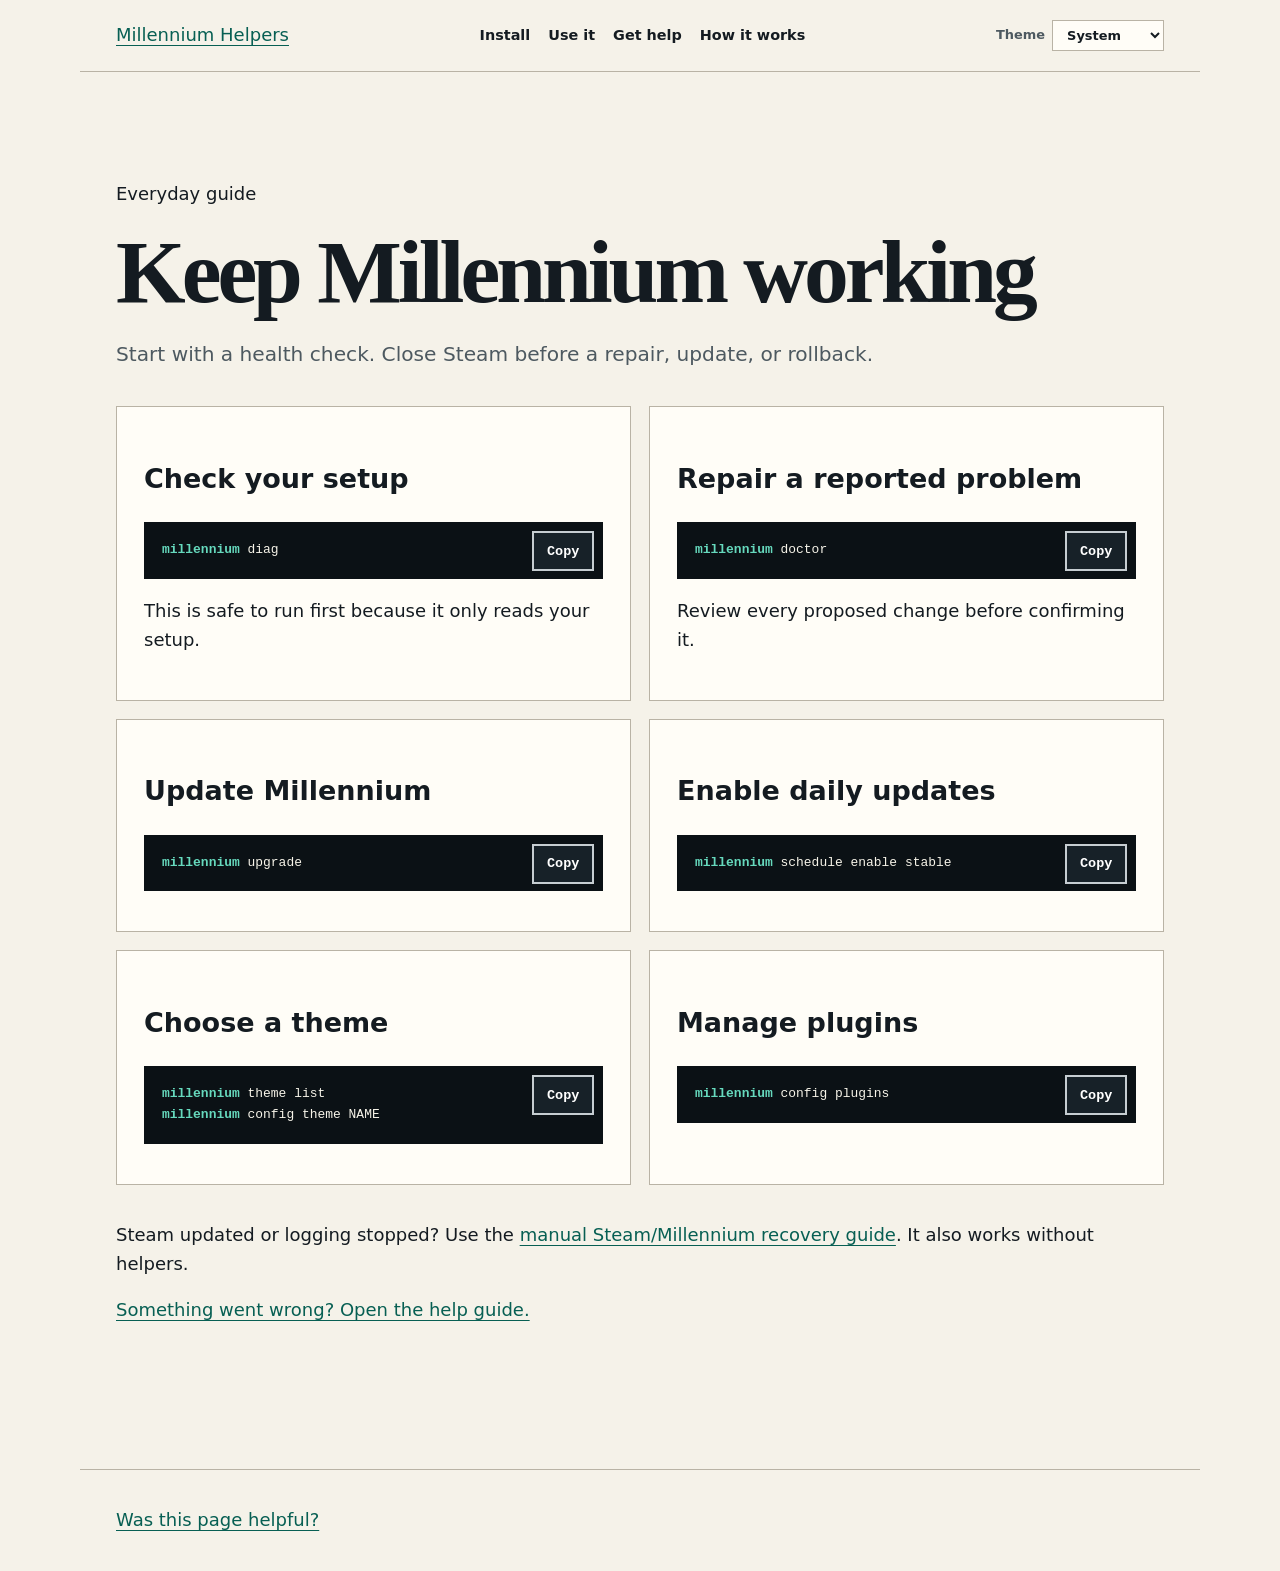
<file: site/guide/index.html>
<!doctype html><html lang="en" data-color-mode-storage="millennium-site-color-mode"><head><meta charset="utf-8"><meta name="viewport" content="width=device-width,initial-scale=1"><meta name="description" content="Use Millennium Helpers for health checks, repairs, updates, themes, and plugins."><meta property="og:title" content="Use Millennium Helpers"><meta property="og:description" content="Plain-language steps for common Millennium maintenance tasks."><meta property="og:image" content="https://bolens.github.io/millennium-helpers/assets/og.png"><title>Use it | Millennium Helpers</title><link rel="icon" href="../assets/favicon.png"><script src="../assets/theme.js"></script>
<link rel="stylesheet" href="../assets/site.css">
<link rel="stylesheet" href="../assets/theme-modes.css"><link rel="stylesheet" href="../assets/millennium.css"><link rel="stylesheet" href="../assets/syntax-highlight.css"><script src="../assets/site.js" defer></script><script src="../assets/syntax-highlight.js" defer></script></head><body data-root="../"><a class="skip-link" href="#main">Skip to content</a><header class="docs-header"><a href="../">Millennium Helpers</a><nav aria-label="Primary"><a href="../install/">Install</a><a aria-current="page" href="./">Use it</a><a href="../help/">Get help</a><a href="../architecture/">How it works</a></nav></header><main id="main" class="docs-main"><p class="eyebrow">Everyday guide</p><h1>Keep Millennium working</h1><p class="lede">Start with a health check. Close Steam before a repair, update, or rollback.</p><div class="task-grid"><article><h2 id="check-your-setup">Check your setup</h2><pre><code>millennium diag</code></pre><p>This is safe to run first because it only reads your setup.</p></article><article><h2 id="repair-a-reported-problem">Repair a reported problem</h2><pre><code>millennium doctor</code></pre><p>Review every proposed change before confirming it.</p></article><article><h2 id="update-millennium">Update Millennium</h2><pre><code>millennium upgrade</code></pre></article><article><h2>Enable daily updates</h2><pre><code>millennium schedule enable stable</code></pre></article><article><h2 id="choose-a-theme">Choose a theme</h2><pre><code>millennium theme list
millennium config theme NAME</code></pre></article><article><h2>Manage plugins</h2><pre><code>millennium config plugins</code></pre></article></div><p>Steam updated or logging stopped? Use the <a href="https://github.com/bolens/millennium-helpers/blob/main/docs/security_troubleshooting.md#recovery-without-millennium-helpers">manual Steam/Millennium recovery guide</a>. It also works without helpers.</p><p><a href="../help/">Something went wrong? Open the help guide.</a></p></main><footer><a href="https://github.com/bolens/millennium-helpers/issues/new?title=Pages%20feedback%3A%20Guide&amp;body=Page%3A%20guide%0A%0AWhat%20would%20make%20this%20page%20more%20helpful%3F">Was this page helpful?</a></footer></body></html>
</file>
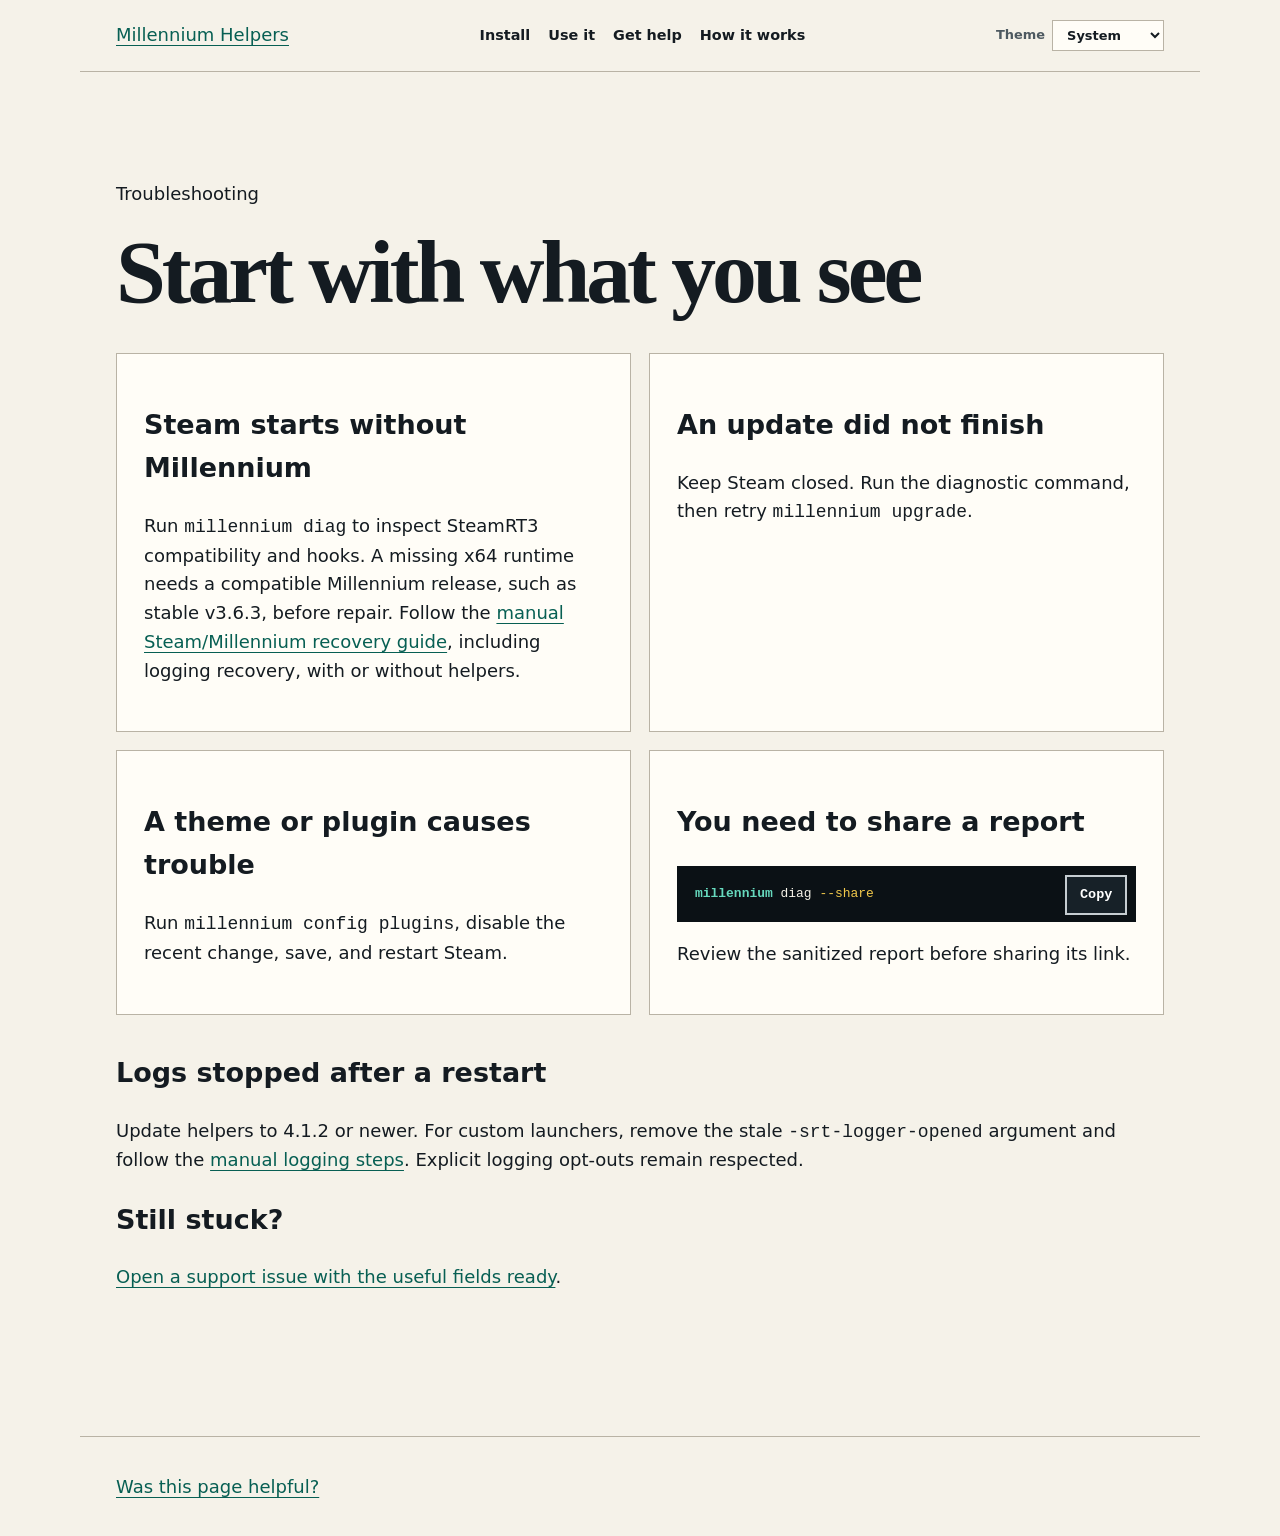
<file: site/help/index.html>
<!doctype html><html lang="en" data-color-mode-storage="millennium-site-color-mode"><head><meta charset="utf-8"><meta name="viewport" content="width=device-width,initial-scale=1"><meta name="description" content="Solve common Millennium installation, update, theme, and plugin problems."><meta property="og:title" content="Millennium Helpers help"><meta property="og:description" content="Start with the symptom and follow a focused recovery step."><meta property="og:image" content="https://bolens.github.io/millennium-helpers/assets/og.png"><title>Get help | Millennium Helpers</title><link rel="icon" href="../assets/favicon.png"><script src="../assets/theme.js"></script>
<link rel="stylesheet" href="../assets/site.css">
<link rel="stylesheet" href="../assets/theme-modes.css"><link rel="stylesheet" href="../assets/millennium.css"><link rel="stylesheet" href="../assets/syntax-highlight.css"><script src="../assets/site.js" defer></script><script src="../assets/syntax-highlight.js" defer></script></head><body data-root="../"><a class="skip-link" href="#main">Skip to content</a><header class="docs-header"><a href="../">Millennium Helpers</a><nav aria-label="Primary"><a href="../install/">Install</a><a href="../guide/">Use it</a><a aria-current="page" href="./">Get help</a><a href="../architecture/">How it works</a></nav></header><main id="main" class="docs-main"><p class="eyebrow">Troubleshooting</p><h1>Start with what you see</h1><div class="task-grid"><article><h2>Steam starts without Millennium</h2><p>Run <code>millennium diag</code> to inspect SteamRT3 compatibility and hooks. A missing x64 runtime needs a compatible Millennium release, such as stable v3.6.3, before repair. Follow the <a href="https://github.com/bolens/millennium-helpers/blob/main/docs/security_troubleshooting.md#recovery-without-millennium-helpers">manual Steam/Millennium recovery guide</a>, including logging recovery, with or without helpers.</p></article><article><h2>An update did not finish</h2><p>Keep Steam closed. Run the diagnostic command, then retry <code>millennium upgrade</code>.</p></article><article><h2>A theme or plugin causes trouble</h2><p>Run <code>millennium config plugins</code>, disable the recent change, save, and restart Steam.</p></article><article><h2>You need to share a report</h2><pre><code>millennium diag --share</code></pre><p>Review the sanitized report before sharing its link.</p></article></div><h2>Logs stopped after a restart</h2><p>Update helpers to 4.1.2 or newer. For custom launchers, remove the stale <code>-srt-logger-opened</code> argument and follow the <a href="https://github.com/bolens/millennium-helpers/blob/main/docs/security_troubleshooting.md#recovery-without-millennium-helpers">manual logging steps</a>. Explicit logging opt-outs remain respected.</p><h2>Still stuck?</h2><p><a href="https://github.com/bolens/millennium-helpers/issues/new?title=Support%3A%20&amp;body=Operating%20system%3A%20%0AHelpers%20version%3A%20%0AWhat%20happened%3A%20%0ADiagnostic%20output%3A%20">Open a support issue with the useful fields ready</a>.</p></main><footer><a href="https://github.com/bolens/millennium-helpers/issues/new?title=Pages%20feedback%3A%20Help&amp;body=Page%3A%20help%0A%0AWhat%20would%20make%20this%20page%20more%20helpful%3F">Was this page helpful?</a></footer></body></html>
</file>
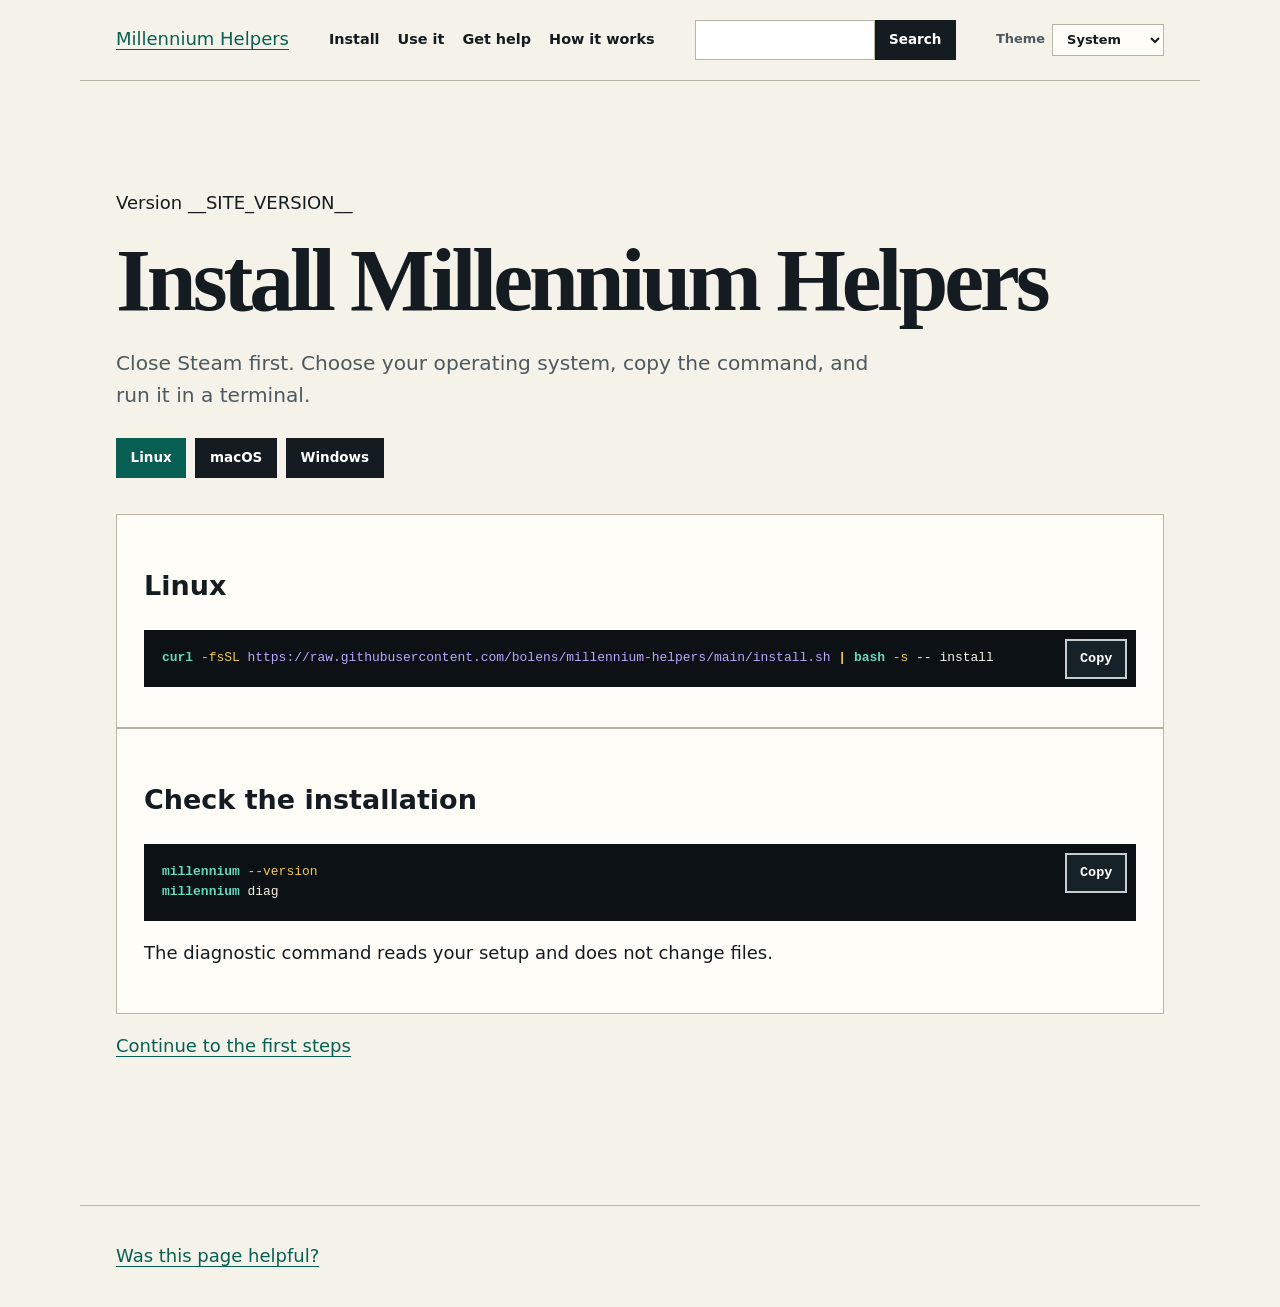
<file: site/install/index.html>
<!doctype html><html lang="en" data-color-mode-storage="millennium-site-color-mode"><head><meta charset="utf-8"><meta name="viewport" content="width=device-width,initial-scale=1"><meta name="description" content="Install Millennium Helpers on Linux, macOS, or Windows."><meta property="og:title" content="Install Millennium Helpers"><meta property="og:description" content="Choose your operating system and install Millennium Helpers."><meta property="og:image" content="https://bolens.github.io/millennium-helpers/assets/og.png"><title>Install | Millennium Helpers</title><link rel="icon" href="../assets/favicon.png"><script src="../assets/theme.js"></script>
<link rel="stylesheet" href="../assets/site.css">
<link rel="stylesheet" href="../assets/theme-modes.css"><link rel="stylesheet" href="../assets/millennium.css"><link rel="stylesheet" href="../assets/syntax-highlight.css"><script src="../assets/site.js" defer></script><script src="../assets/syntax-highlight.js" defer></script></head><body data-root="../"><a class="skip-link" href="#main">Skip to content</a><header class="docs-header"><a href="../">Millennium Helpers</a><nav aria-label="Primary"><a aria-current="page" href="./">Install</a><a href="../guide/">Use it</a><a href="../help/">Get help</a><a href="../architecture/">How it works</a></nav><form class="header-search" action="../search/" role="search"><label class="visually-hidden" for="search">Search guides</label><input id="search" name="q" type="search"><button>Search</button></form></header><main id="main" class="docs-main"><p class="eyebrow">Version __SITE_VERSION__</p><h1>Install Millennium Helpers</h1><p class="lede">Close Steam first. Choose your operating system, copy the command, and run it in a terminal.</p><div class="os-picker" aria-label="Operating system"><button data-os="linux" aria-pressed="true">Linux</button><button data-os="macos" aria-pressed="false">macOS</button><button data-os="windows" aria-pressed="false">Windows</button></div><section data-platforms="linux"><h2>Linux</h2><pre><code>curl -fsSL https://raw.githubusercontent.com/bolens/millennium-helpers/main/install.sh | bash -s -- install</code></pre></section><section data-platforms="macos" hidden><h2>macOS</h2><pre><code>brew tap bolens/tap
brew install millennium-helpers</code></pre></section><section data-platforms="windows" hidden><h2>Windows</h2><pre><code>winget install bolens.millenniumhelpers</code></pre><p>Scoop is also supported from the project manifest.</p></section><section><h2>Check the installation</h2><pre><code>millennium --version
millennium diag</code></pre><p>The diagnostic command reads your setup and does not change files.</p></section><p><a class="button" href="../guide/">Continue to the first steps</a></p></main><footer><a href="https://github.com/bolens/millennium-helpers/issues/new?title=Pages%20feedback%3A%20Install&amp;body=Page%3A%20install%0A%0AWhat%20would%20make%20this%20page%20more%20helpful%3F">Was this page helpful?</a></footer></body></html>
</file>
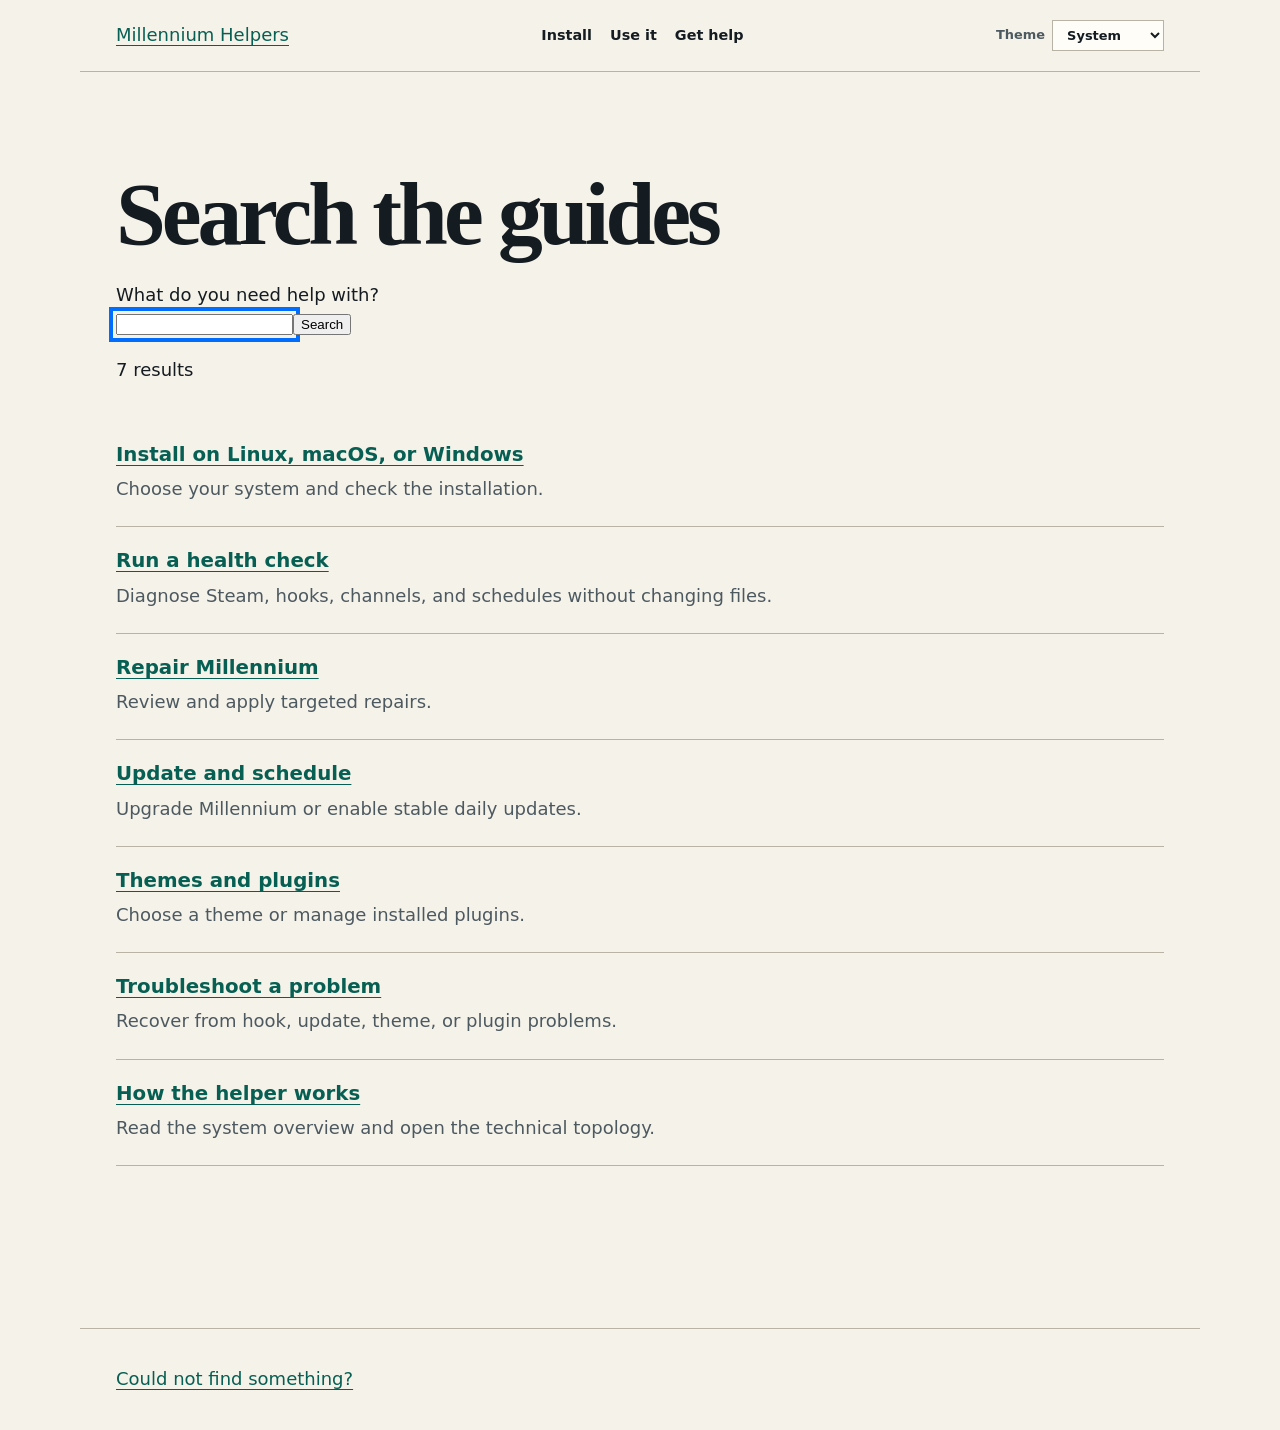
<file: site/search/index.html>
<!doctype html><html lang="en" data-color-mode-storage="millennium-site-color-mode"><head><meta charset="utf-8"><meta name="viewport" content="width=device-width,initial-scale=1"><meta name="description" content="Search the Millennium Helpers user guides."><meta property="og:title" content="Search Millennium Helpers guides"><meta property="og:description" content="Find installation, maintenance, and troubleshooting instructions."><meta property="og:image" content="https://bolens.github.io/millennium-helpers/assets/og.png"><title>Search | Millennium Helpers</title><link rel="icon" href="../assets/favicon.png"><script src="../assets/theme.js"></script>
<link rel="stylesheet" href="../assets/site.css">
<link rel="stylesheet" href="../assets/theme-modes.css"><link rel="stylesheet" href="../assets/millennium.css"><script src="../assets/site.js" defer></script></head><body data-root="../"><a class="skip-link" href="#main">Skip to content</a><header class="docs-header"><a href="../">Millennium Helpers</a><nav aria-label="Primary"><a href="../install/">Install</a><a href="../guide/">Use it</a><a href="../help/">Get help</a></nav></header><main id="main" class="docs-main"><h1>Search the guides</h1><form role="search" data-search-form><label for="page-search">What do you need help with?</label><div class="search-row"><input id="page-search" data-search-input name="q" type="search" autofocus><button>Search</button></div></form><p id="search-status" data-search-count aria-live="polite"></p><ul id="search-results" class="search-results" data-search-results></ul></main><footer><a href="https://github.com/bolens/millennium-helpers/issues/new?title=Pages%20feedback%3A%20Search&amp;body=What%20did%20you%20expect%20to%20find%3F%20">Could not find something?</a></footer></body></html>
</file>
<file: site/styles.css>
:root{color-scheme:light;--ink:#17151f;--paper:#f7f4ee;--surface:#fffdfa;--subtle:#5d5967;--line:#c9c3b8;--violet:#5a35b5;--violet-dark:#3f228b;--mint:#007f6b;--yellow:#f1c84b;--focus:#005fcc;font-family:Inter,ui-sans-serif,system-ui,-apple-system,BlinkMacSystemFont,"Segoe UI",sans-serif;font-size:18px;line-height:1.6}*{box-sizing:border-box}html{scroll-behavior:smooth}body{margin:0;color:var(--ink);background:var(--paper)}a{color:var(--violet);text-underline-offset:.22em}a:hover{text-decoration-thickness:3px}a:focus-visible,pre:focus-visible{outline:4px solid var(--focus);outline-offset:4px}.skip-link{position:fixed;z-index:10;left:1rem;top:1rem;transform:translateY(-180%);background:#fff;color:#000;padding:.6rem 1rem;font-weight:800}.skip-link:focus{transform:none}.site-header{max-width:1240px;margin:auto;padding:1.25rem 2rem;display:flex;align-items:center;justify-content:space-between}.brand{display:flex;align-items:center;gap:.7rem;color:var(--ink);text-decoration:none;font-size:.72rem;line-height:1.05;text-transform:uppercase;letter-spacing:.08em}.brand b{font-size:.84rem}.brand-mark{display:grid;place-items:center;width:2.35rem;height:2.35rem;background:var(--violet);color:#fff;font-family:Georgia,serif;font-size:1.4rem;font-weight:900}.site-header nav{display:flex;align-items:center;gap:1.3rem}.site-header nav a{color:var(--ink);font-size:.82rem;font-weight:750;text-decoration:none}.site-header nav a:hover{text-decoration:underline}.site-header .github{background:var(--ink);color:#fff;padding:.45rem .85rem}.hero{max-width:1240px;margin:auto;padding:7rem 2rem 6rem;display:grid;grid-template-columns:1.1fr .9fr;align-items:center;gap:6rem;min-height:670px}.kicker{text-transform:uppercase;letter-spacing:.17em;font-size:.72rem;font-weight:900;color:var(--violet);margin:0 0 1rem}.hero h1{font-family:Georgia,"Times New Roman",serif;font-size:clamp(4rem,8vw,7.4rem);line-height:.86;letter-spacing:-.06em;margin:0}.hero h1 em{display:block;color:var(--violet);font-weight:400}.intro{max-width:40rem;font-size:1.15rem;color:var(--subtle);margin:2rem 0}.actions{display:flex;gap:.8rem;flex-wrap:wrap}.button{display:inline-flex;justify-content:center;padding:.72rem 1.1rem;border:2px solid var(--ink);font-size:.86rem;font-weight:850;text-decoration:none}.button.primary{background:var(--violet);border-color:var(--violet);color:#fff}.button.primary:hover{background:var(--violet-dark)}.button.ghost{color:var(--ink)}.status-card{background:var(--surface);border:1px solid var(--line);box-shadow:16px 16px 0 var(--yellow);padding:1.5rem}.card-label{font-family:ui-monospace,monospace;font-size:.75rem;font-weight:800;padding-bottom:1rem;margin:0;border-bottom:1px solid var(--line)}.status-card>div{display:grid;grid-template-columns:auto 1fr auto;align-items:center;gap:.8rem;padding:1.2rem 0;border-bottom:1px solid var(--line)}.check{width:1.7rem;height:1.7rem;border-radius:50%;display:grid;place-items:center;background:var(--mint);color:white;font-weight:900}.status-card p{margin:0}.status-card b,.status-card small{display:block}.status-card small{color:var(--subtle)}.status-card strong{font-size:.62rem;text-transform:uppercase;letter-spacing:.12em;color:var(--mint)}.card-foot{padding-top:1rem!important;font-size:.7rem;color:var(--subtle)}.platforms{border-block:1px solid var(--line);max-width:1240px;margin:auto;padding:1rem 2rem;display:flex;gap:2rem;align-items:center}.platforms p{font-weight:850;font-size:.8rem;white-space:nowrap}.platforms ul{list-style:none;padding:0;margin:0;display:flex;justify-content:space-between;width:100%;gap:1rem;color:var(--subtle);font-size:.74rem;font-weight:750;text-transform:uppercase;letter-spacing:.08em}.section{max-width:1240px;margin:auto;padding:7rem 2rem}.section-head{display:grid;grid-template-columns:1.3fr .7fr;gap:4rem;align-items:end}.section h2,.safety h2,.install h2{font-family:Georgia,"Times New Roman",serif;font-size:clamp(2.6rem,5.3vw,5rem);line-height:.98;letter-spacing:-.045em;margin:0}.section-head>p{color:var(--subtle)}.command-grid{display:grid;grid-template-columns:repeat(4,1fr);margin-top:4rem;border:1px solid var(--line)}.command-grid article{padding:1.5rem;border-right:1px solid var(--line);min-height:250px}.command-grid article:last-child{border:0}.command-grid span{font-family:ui-monospace,monospace;font-size:.7rem;color:var(--violet);font-weight:900}.command-grid h3{font-size:1.15rem;margin:2.5rem 0 .5rem}.command-grid code{background:#e8e1fa;color:#2c1764;padding:.2rem .35rem;font-size:.67rem;font-weight:800}.command-grid p{font-size:.84rem;color:var(--subtle)}.architecture{display:block;text-align:right;margin-top:1.5rem;font-weight:850}.safety{background:var(--ink);color:#fff;padding:6rem max(2rem,calc((100vw - 1176px)/2));display:grid;grid-template-columns:1fr 1fr;gap:6rem}.safety .kicker{color:#bda9ff}.safety-copy>p:not(.kicker){color:#d5d1dc}.safety-copy a{color:#d9cfff;font-weight:800}.safety dl{margin:0}.safety dl div{border-top:1px solid #5b5764;padding:1.2rem 0;display:grid;grid-template-columns:.7fr 1.3fr;gap:2rem}.safety dt{font-weight:850}.safety dd{margin:0;color:#d5d1dc;font-size:.85rem}.install{padding:7rem max(2rem,calc((100vw - 1176px)/2))}.install-options{display:grid;grid-template-columns:1fr 1fr;gap:1rem;margin:3rem 0 2rem}.install-options article{background:var(--surface);border:1px solid var(--line);padding:1.5rem;min-width:0}.install-options h3{margin-top:0;font-size:1rem}.install-options pre{white-space:pre-wrap;word-break:break-word;background:#221d30;color:#f7f4ee;padding:1rem;overflow:auto;font-size:.65rem;min-height:125px}.button.light{color:var(--ink)}footer{max-width:1240px;margin:auto;border-top:1px solid var(--line);padding:2rem;display:flex;justify-content:space-between;gap:2rem;font-size:.78rem}footer nav{display:flex;gap:1rem}@media(min-width:100rem){.site-header,.hero,.platforms,.section,footer{max-width:1520px}.hero{grid-template-columns:1.15fr .85fr;gap:8rem;min-height:min(760px,calc(100svh - 72px))}.section-head{grid-template-columns:1.15fr .85fr;gap:7rem}.safety,.install{padding-inline:4rem}.safety{grid-template-columns:.8fr 1.2fr}}@media(max-width:850px){.site-header nav a:not(.github){display:none}.hero{grid-template-columns:1fr;gap:3rem;padding-block:4rem}.platforms{align-items:flex-start}.platforms ul{flex-wrap:wrap;justify-content:flex-start}.section-head,.safety{grid-template-columns:1fr;gap:2rem}.command-grid{grid-template-columns:1fr 1fr}.command-grid article:nth-child(2){border-right:0}.command-grid article{border-bottom:1px solid var(--line)}.install-options{grid-template-columns:1fr}.section{padding-block:5rem}}@media(max-width:480px){:root{font-size:16px}.site-header,.hero,.section,footer{padding-inline:1.2rem}.hero h1{font-size:4rem}.status-card{box-shadow:8px 8px 0 var(--yellow)}.platforms{display:block;padding-inline:1.2rem}.command-grid{grid-template-columns:1fr}.command-grid article{border-right:0}.actions .button{width:100%}.safety dl div{grid-template-columns:1fr;gap:.3rem}footer{flex-direction:column}}@media(prefers-reduced-motion:reduce){html{scroll-behavior:auto}*{transition:none!important;animation:none!important}}@media(prefers-color-scheme:dark){:root{color-scheme:dark;--ink:#f7f4ee;--paper:#14121a;--surface:#1e1a28;--subtle:#cbc6d4;--line:#625d6d;--violet:#bca7ff;--violet-dark:#9379e8;--mint:#52d4ba;--yellow:#d9a91d;--focus:#78aaff}.brand,.site-header nav a{color:var(--ink)}.site-header .github{background:#f7f4ee;color:#17151f}.button.ghost,.button.light{color:var(--ink)}.command-grid code{background:#332952;color:#e1d7ff}.install-options pre{background:#08070b}.safety{background:#09080d}}

/* Cross-platform health-report signature. */
::selection{background:var(--violet);color:#fff}.hero h1,.section h2,.safety h2,.install h2{text-wrap:balance}p{text-wrap:pretty}.status-card{position:relative;border-top:.4rem solid transparent;border-image:linear-gradient(90deg,var(--mint) 0 68%,var(--yellow) 68%) 1}.platforms{background:linear-gradient(90deg,color-mix(in srgb,var(--violet) 7%,transparent),transparent 42%)}
</file>
<file: site/assets/syntax-highlight.css>
pre.syntax-shell{
  --syntax-command:var(--green,var(--mint,var(--accent)));
  --syntax-option:var(--orange,var(--amber,var(--signal,var(--accent))));
  --syntax-string:var(--cyan,var(--blue,var(--accent)));
  --syntax-variable:var(--violet,var(--coral,var(--signal,var(--accent))));
  --syntax-operator:var(--orange,var(--signal,var(--accent)));
  --syntax-comment:var(--muted,#7b8790);
}
.syntax-shell .sh-command{color:var(--syntax-command);font-weight:800}
.syntax-shell .sh-option{color:var(--syntax-option)}
.syntax-shell :is(.sh-string,.sh-url){color:var(--syntax-string)}
.syntax-shell .sh-variable{color:var(--syntax-variable)}
.syntax-shell .sh-operator{color:var(--syntax-operator);font-weight:800}
.syntax-shell .sh-comment{color:var(--syntax-comment);font-style:italic}
</file>
<file: site/guide.css>
.install>div:first-child>p:last-child{color:#494552}.choice-label{color:var(--violet);font-size:.68rem;font-weight:900;text-transform:uppercase;letter-spacing:.12em}.install-options article>p:last-child{color:var(--subtle);font-size:.8rem}.install-note{margin:0;color:var(--subtle)}.guide-section{max-width:1240px;margin:auto;padding:7rem 2rem;border-top:1px solid var(--line)}.guide-heading{max-width:780px}.guide-heading h2{font-family:Georgia,"Times New Roman",serif;font-size:clamp(2.6rem,5.3vw,5rem);line-height:.98;letter-spacing:-.045em;margin:0}.guide-heading>p:last-child{color:var(--subtle)}.steps{display:grid;grid-template-columns:repeat(3,1fr);gap:1rem;margin:3rem 0}.steps article,.help-grid article{background:var(--surface);border:1px solid var(--line);padding:1.5rem}.steps>article>span{display:grid;place-items:center;width:2rem;height:2rem;background:var(--yellow);color:#17151f;font-weight:900}.steps h3,.help-grid h3{font-size:1rem;margin:1.5rem 0 .5rem}.steps p,.help-grid p{font-size:.85rem;color:var(--subtle)}.steps pre,.task-list pre{background:#221d30;color:#f7f4ee;padding:.8rem;overflow:auto;font-size:.7rem}.plain-note{background:var(--violet);color:#fff;padding:1.5rem}.plain-note h3{margin-top:0}.plain-note p{margin-bottom:0}.task-list{margin-top:3rem;border-top:1px solid var(--line)}.task-list article{display:grid;grid-template-columns:1fr 1fr;align-items:center;gap:2rem;padding:1.25rem 0;border-bottom:1px solid var(--line)}.task-list h3{margin:0}.task-list p{margin:.35rem 0;color:var(--subtle);font-size:.85rem}.task-list pre{margin:0;white-space:pre-wrap}.help-grid{display:grid;grid-template-columns:1fr 1fr;gap:1rem;margin-top:3rem}.support-links{display:flex;flex-wrap:wrap;gap:1rem;margin-top:2rem}.support-links a{font-weight:850}.technical{background:var(--violet);color:#fff;padding:6rem max(2rem,calc((100vw - 1176px)/2));display:grid;grid-template-columns:1fr 1fr;gap:4rem;align-items:center}.technical .kicker{color:#e0d7ff}.technical h2{font-family:Georgia,"Times New Roman",serif;font-size:clamp(2.5rem,4vw,4rem);line-height:1;letter-spacing:-.04em;margin:0}.technical ul{list-style:none;margin:0;padding:0;display:grid;grid-template-columns:1fr 1fr;gap:1rem}.technical a{color:#fff;font-weight:850}@media(min-width:100rem){.guide-section{max-width:1520px}.guide-heading{max-width:840px}.task-list article{grid-template-columns:.7fr 1.3fr;gap:5rem}.technical{padding-inline:4rem;grid-template-columns:.7fr 1.3fr}}@media(max-width:850px){.steps{grid-template-columns:1fr}.task-list article{grid-template-columns:1fr}.help-grid,.technical{grid-template-columns:1fr}.guide-section{padding-block:5rem}.technical ul{grid-template-columns:1fr}}@media(max-width:480px){.guide-section{padding-inline:1.2rem}}@media(prefers-color-scheme:dark){.install>div:first-child>p:last-child{color:#cbc6d4}.plain-note{background:#3f228b}}
</file>
<file: site/accessibility.css>
.technical {
  background: #3f228b;
}

@media (prefers-color-scheme: dark) {
  .button.primary {
    color: #17151f;
  }
}
</file>
<file: site/assets/site.css>
:root{--guide-bg:#f5f2e9;--guide-card:#fffdf7;--guide-ink:#141b21;--guide-muted:#4d5960;--guide-line:#b9b3a5;--guide-accent:#075f53;--guide-focus:#006dff;--guide-code:#0b1115;--guide-code-text:#f7f4e9;color-scheme:light;font-family:Inter,ui-sans-serif,system-ui,-apple-system,BlinkMacSystemFont,"Segoe UI",sans-serif;font-size:18px;line-height:1.6}*{box-sizing:border-box}html{scroll-behavior:smooth}body{margin:0;background:var(--guide-bg);color:var(--guide-ink)}a{color:var(--guide-accent);text-underline-offset:.2em}a:hover{text-decoration-thickness:3px}a:focus-visible,button:focus-visible,input:focus-visible,pre:focus-visible{outline:4px solid var(--guide-focus);outline-offset:3px}.sr-only{position:absolute!important;width:1px;height:1px;padding:0;margin:-1px;overflow:hidden;clip:rect(0,0,0,0);white-space:nowrap;border:0}.skip-link{position:fixed;z-index:20;left:1rem;top:1rem;transform:translateY(-180%);background:#fff;color:#000;padding:.6rem 1rem;font-weight:800}.skip-link:focus{transform:none}.docs-header{max-width:1120px;margin:auto;padding:1.1rem 2rem;display:flex;align-items:center;justify-content:space-between;border-bottom:1px solid var(--guide-line)}.docs-brand{color:var(--guide-ink);font-weight:900;text-decoration:none}.docs-nav{display:flex;align-items:center;gap:1rem}.docs-nav a{color:var(--guide-ink);font-size:.8rem;font-weight:750;text-decoration:none}.docs-search{display:flex}.docs-search input{width:10rem;border:1px solid var(--guide-line);background:var(--guide-card);color:var(--guide-ink);padding:.45rem .6rem}.docs-search button,.platform-picker button,.copy-button{border:2px solid var(--guide-ink);background:var(--guide-ink);color:#fff;font:inherit;font-size:.75rem;font-weight:850;padding:.4rem .7rem;cursor:pointer}.page-main{max-width:1120px;margin:auto;padding:5rem 2rem 7rem}.breadcrumbs{font-size:.78rem;margin-bottom:2rem}.page-hero{max-width:800px;margin-bottom:4rem}.page-kicker{text-transform:uppercase;letter-spacing:.15em;font-size:.7rem;font-weight:900;color:var(--guide-accent)}.page-hero h1{font-family:Georgia,"Times New Roman",serif;font-size:clamp(3rem,7vw,6rem);line-height:.95;letter-spacing:-.055em;margin:.3rem 0 1.2rem}.page-hero p{font-size:1.12rem;color:var(--guide-muted)}.page-grid{display:grid;grid-template-columns:repeat(2,1fr);gap:1rem}.doc-card{background:var(--guide-card);border:1px solid var(--guide-line);padding:1.6rem}.doc-card h2,.doc-card h3{margin-top:0}.doc-card p{color:var(--guide-muted)}pre{position:relative;background:var(--guide-code);color:var(--guide-code-text);padding:1rem 4.5rem 1rem 1rem;overflow:auto;font-size:.72rem}.copy-button{position:absolute;right:.5rem;top:.5rem;border-color:#c6cdd1;background:#172128}.platform-picker{display:flex;flex-wrap:wrap;gap:.5rem;margin:1.5rem 0 2rem}.platform-picker button[aria-pressed="true"]{background:var(--guide-accent);border-color:var(--guide-accent)}[hidden]{display:none!important}.task-list{border-top:1px solid var(--guide-line)}.task{padding:1.5rem 0;border-bottom:1px solid var(--guide-line);display:grid;grid-template-columns:1fr 1fr;gap:2rem;align-items:start}.task h2{margin-top:0}.callout{margin:2rem 0;padding:1.4rem;background:var(--guide-accent);color:#fff}.callout a{color:#fff}.search-page-form{display:flex;max-width:700px}.search-page-form input{flex:1;min-width:0;padding:.8rem;border:2px solid var(--guide-ink);font:inherit}.search-page-form button{border:2px solid var(--guide-ink);background:var(--guide-ink);color:#fff;padding:.8rem 1rem;font-weight:850}.search-results{list-style:none;padding:0;margin:2rem 0}.search-results li{padding:1rem 0;border-bottom:1px solid var(--guide-line)}.search-results a{font-size:1.1rem;font-weight:850}.search-results p{margin:.25rem 0;color:var(--guide-muted)}.feedback{margin-top:4rem;padding-top:2rem;border-top:1px solid var(--guide-line);font-size:.85rem}.docs-footer{max-width:1120px;margin:auto;padding:2rem;border-top:1px solid var(--guide-line);display:flex;justify-content:space-between;gap:1rem;font-size:.78rem}.docs-footer nav{display:flex;gap:1rem}@media(min-width:100rem){.docs-header,.page-main,.docs-footer{max-width:1360px}.page-hero{max-width:900px}.task{grid-template-columns:.7fr 1.3fr;gap:5rem}}@media(max-width:850px){.docs-nav>a{display:none}.page-grid,.task{grid-template-columns:1fr}.page-main{padding-top:3rem}}@media(max-width:520px){:root{font-size:16px}.docs-header,.page-main,.docs-footer{padding-inline:1.2rem}.docs-search input{width:7rem}.page-hero h1{font-size:3.25rem}.docs-footer{flex-direction:column}}@media(prefers-reduced-motion:reduce){html{scroll-behavior:auto}*{animation:none!important;transition:none!important}}@media(prefers-color-scheme:dark){:root{color-scheme:dark;--guide-bg:#12191d;--guide-card:#192328;--guide-ink:#f6f2e8;--guide-muted:#c7d0d4;--guide-line:#58636a;--guide-accent:#66d9bd;--guide-focus:#78aaff;--guide-code:#080d10}.docs-search button,.platform-picker button,.search-page-form button{background:#f6f2e8;color:#101820}.platform-picker button[aria-pressed="true"]{background:#064f46;color:#fff}.callout{background:#064f46}}@media(forced-colors: active){*{box-shadow:none!important}.copy-button,.platform-picker button,.docs-search button,.search-page-form button{border:2px solid ButtonText}.platform-picker button[aria-pressed="true"]{outline:3px solid Highlight}.callout{border:2px solid CanvasText}.sr-only{forced-color-adjust:none}}
</file>
<file: site/assets/theme-modes.css>
:root[data-color-scheme="light"]{color-scheme:light;--ink:#17151f!important;--paper:#f7f4ee!important;--surface:#fffdfa!important;--subtle:#5d5967!important;--line:#c9c3b8!important;--violet:#5a35b5!important;--violet-dark:#3f228b!important;--mint:#007f6b!important;--yellow:#f1c84b!important;--focus:#005fcc!important;--guide-bg:#f5f2e9;--guide-card:#fffdf7;--guide-ink:#141b21;--guide-muted:#4d5960;--guide-line:#b9b3a5;--guide-accent:#075f53;--guide-focus:#006dff;--guide-code:#0b1115}
:root[data-color-scheme="dark"]{color-scheme:dark;--ink:#f7f4ee!important;--paper:#14121a!important;--surface:#1e1a28!important;--subtle:#cbc6d4!important;--line:#625d6d!important;--violet:#bca7ff!important;--violet-dark:#9379e8!important;--mint:#52d4ba!important;--yellow:#d9a91d!important;--focus:#78aaff!important;--guide-bg:#12191d;--guide-card:#192328;--guide-ink:#f6f2e8;--guide-muted:#c7d0d4;--guide-line:#58636a;--guide-accent:#66d9bd;--guide-focus:#78aaff;--guide-code:#080d10}
.color-mode-picker{display:inline-flex;align-items:center;gap:.4rem;color:var(--guide-muted);font-size:.72rem;font-weight:750}.color-mode-picker select{max-width:8rem;padding:.35rem .55rem;border:1px solid var(--guide-line);background:var(--guide-card);color:var(--guide-ink);font:inherit}
@media(max-width:850px){.color-mode-picker span{position:absolute;width:1px;height:1px;overflow:hidden;clip:rect(0,0,0,0)}}
:root[data-color-scheme="light"] .button.primary{color:#fff}:root[data-color-scheme="light"] .install>div:first-child>p:last-child{color:#494552}:root[data-color-scheme="light"] pre.syntax-shell{--syntax-command:#66d9bd;--syntax-option:#f1c84b;--syntax-string:#bca7ff;--syntax-variable:#f0a6ca;--syntax-operator:#f1c84b;--syntax-comment:#c7d0d4}
</file>
<file: site/assets/motion.css>
/* Diagnostic heartbeat: one calm signal connects the health checks. */
.health-signal {
  display: block;
  width: 100%;
  height: 2.75rem;
  margin: 0 0 .4rem;
  overflow: visible;
}
.health-signal path {
  fill: none;
  stroke: var(--line);
  stroke-width: 2;
  stroke-linecap: round;
  vector-effect: non-scaling-stroke;
}
.health-signal .health-track {
  stroke: var(--mint);
  stroke-dasharray: .09 .035;
  animation: health-track 5.4s linear infinite;
}
.health-signal circle {
  fill: var(--surface);
  stroke: var(--violet);
  stroke-width: 3;
}
.health-signal .health-pulse {
  fill: var(--yellow);
  stroke: none;
  filter: drop-shadow(0 0 7px color-mix(in srgb, var(--yellow) 75%, transparent));
  animation: health-pulse 5.4s cubic-bezier(.45, 0, .2, 1) infinite;
}
.status-card > div {
  transition: background-color 180ms ease, transform 180ms ease;
}
.status-card > div:hover {
  background: color-mix(in srgb, var(--mint) 8%, transparent);
  transform: translateX(.2rem);
}
@keyframes health-track { to { stroke-dashoffset: -1; } }
@keyframes health-pulse {
  0%, 8% { transform: translateX(0); }
  34% { transform: translateX(126px); }
  62% { transform: translateX(252px); }
  90%, 100% { transform: translateX(378px); }
}
@media (prefers-reduced-motion: reduce) {
  .health-signal * { animation: none !important; }
  .health-signal .health-pulse { transform: translateX(378px); }
  .status-card > div { transition: none; }
  .status-card > div:hover { transform: none; }
}
</file>
<file: site/assets/millennium.css>
.docs-main{max-width:1120px;margin:auto;padding:5rem 2rem 7rem}.docs-main>h1{font-family:Georgia,"Times New Roman",serif;font-size:clamp(2.8rem,7vw,5.5rem);line-height:1;letter-spacing:-.045em;margin:.4rem 0 1.2rem}.docs-main>.lede{max-width:760px;font-size:1.12rem;color:var(--guide-muted)}.docs-header>nav{display:flex;gap:1rem}.docs-header>nav a{color:var(--guide-ink);font-size:.8rem;font-weight:750;text-decoration:none}.header-search{display:flex}.header-search input{width:10rem;padding:.45rem;border:1px solid var(--guide-line)}.header-search button,.os-picker button{border:2px solid var(--guide-ink);background:var(--guide-ink);color:#fff;font:inherit;font-size:.75rem;font-weight:850;padding:.4rem .7rem}.os-picker{display:flex;gap:.5rem;margin:1.5rem 0 2rem}.os-picker button[aria-pressed="true"]{background:var(--guide-accent);border-color:var(--guide-accent)}.task-grid{display:grid;grid-template-columns:repeat(2,1fr);gap:1rem;margin:2rem 0}.task-grid article,.docs-main>section{background:var(--guide-card);border:1px solid var(--guide-line);padding:1.5rem}.docs-main pre{position:relative;background:var(--guide-code);color:var(--guide-code-text);padding:1rem 4.5rem 1rem 1rem;overflow:auto}.docs-main+footer{max-width:1120px;margin:auto;padding:2rem;border-top:1px solid var(--guide-line)}.architecture-steps{max-width:760px}.architecture-steps li{margin:1rem 0}.visually-hidden{position:absolute!important;width:1px;height:1px;padding:0;margin:-1px;overflow:hidden;clip:rect(0,0,0,0);white-space:nowrap;border:0}@media(max-width:850px){.docs-header>nav a{display:none}.task-grid{grid-template-columns:1fr}.docs-main{padding-top:3rem}}@media(max-width:520px){.docs-main{padding-inline:1.2rem}.header-search input{width:7rem}}@media(forced-colors: active){.os-picker button,.header-search button{border:2px solid ButtonText}.os-picker button[aria-pressed="true"]{outline:3px solid Highlight}}
</file>
